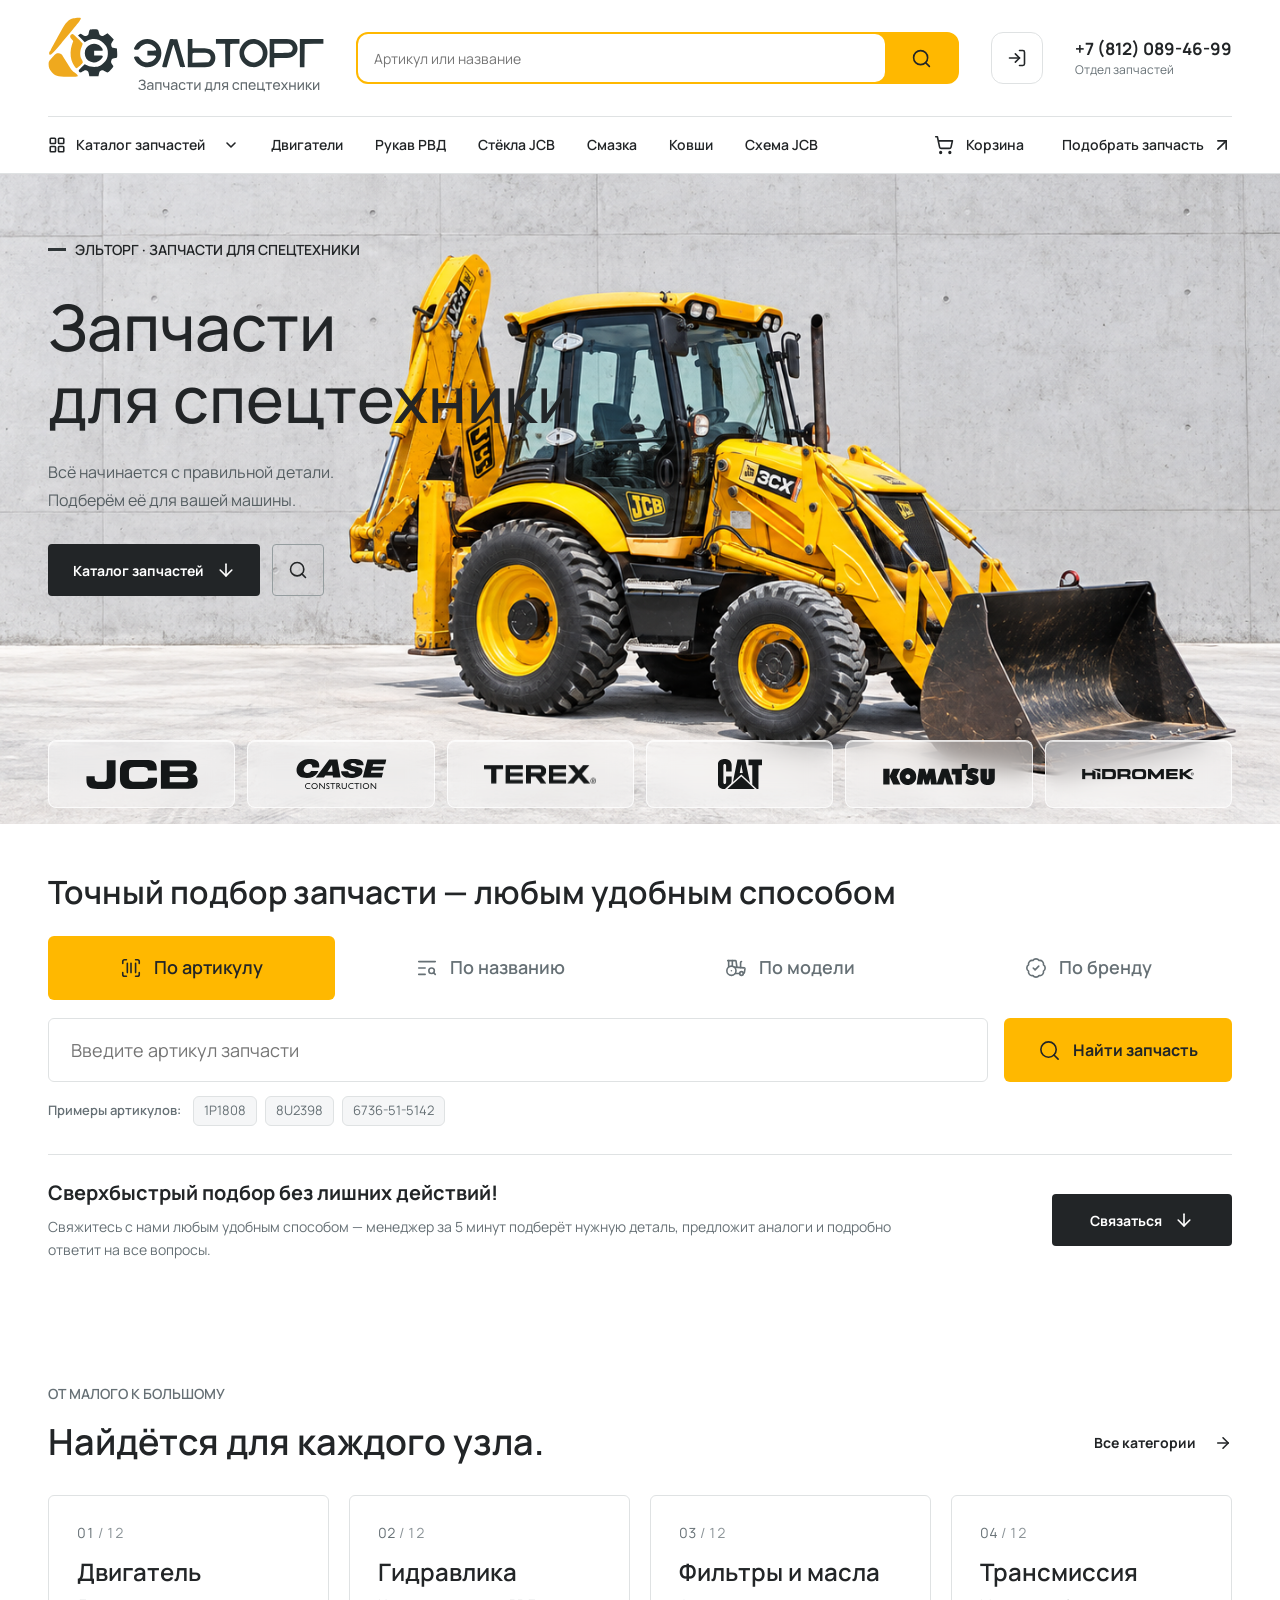
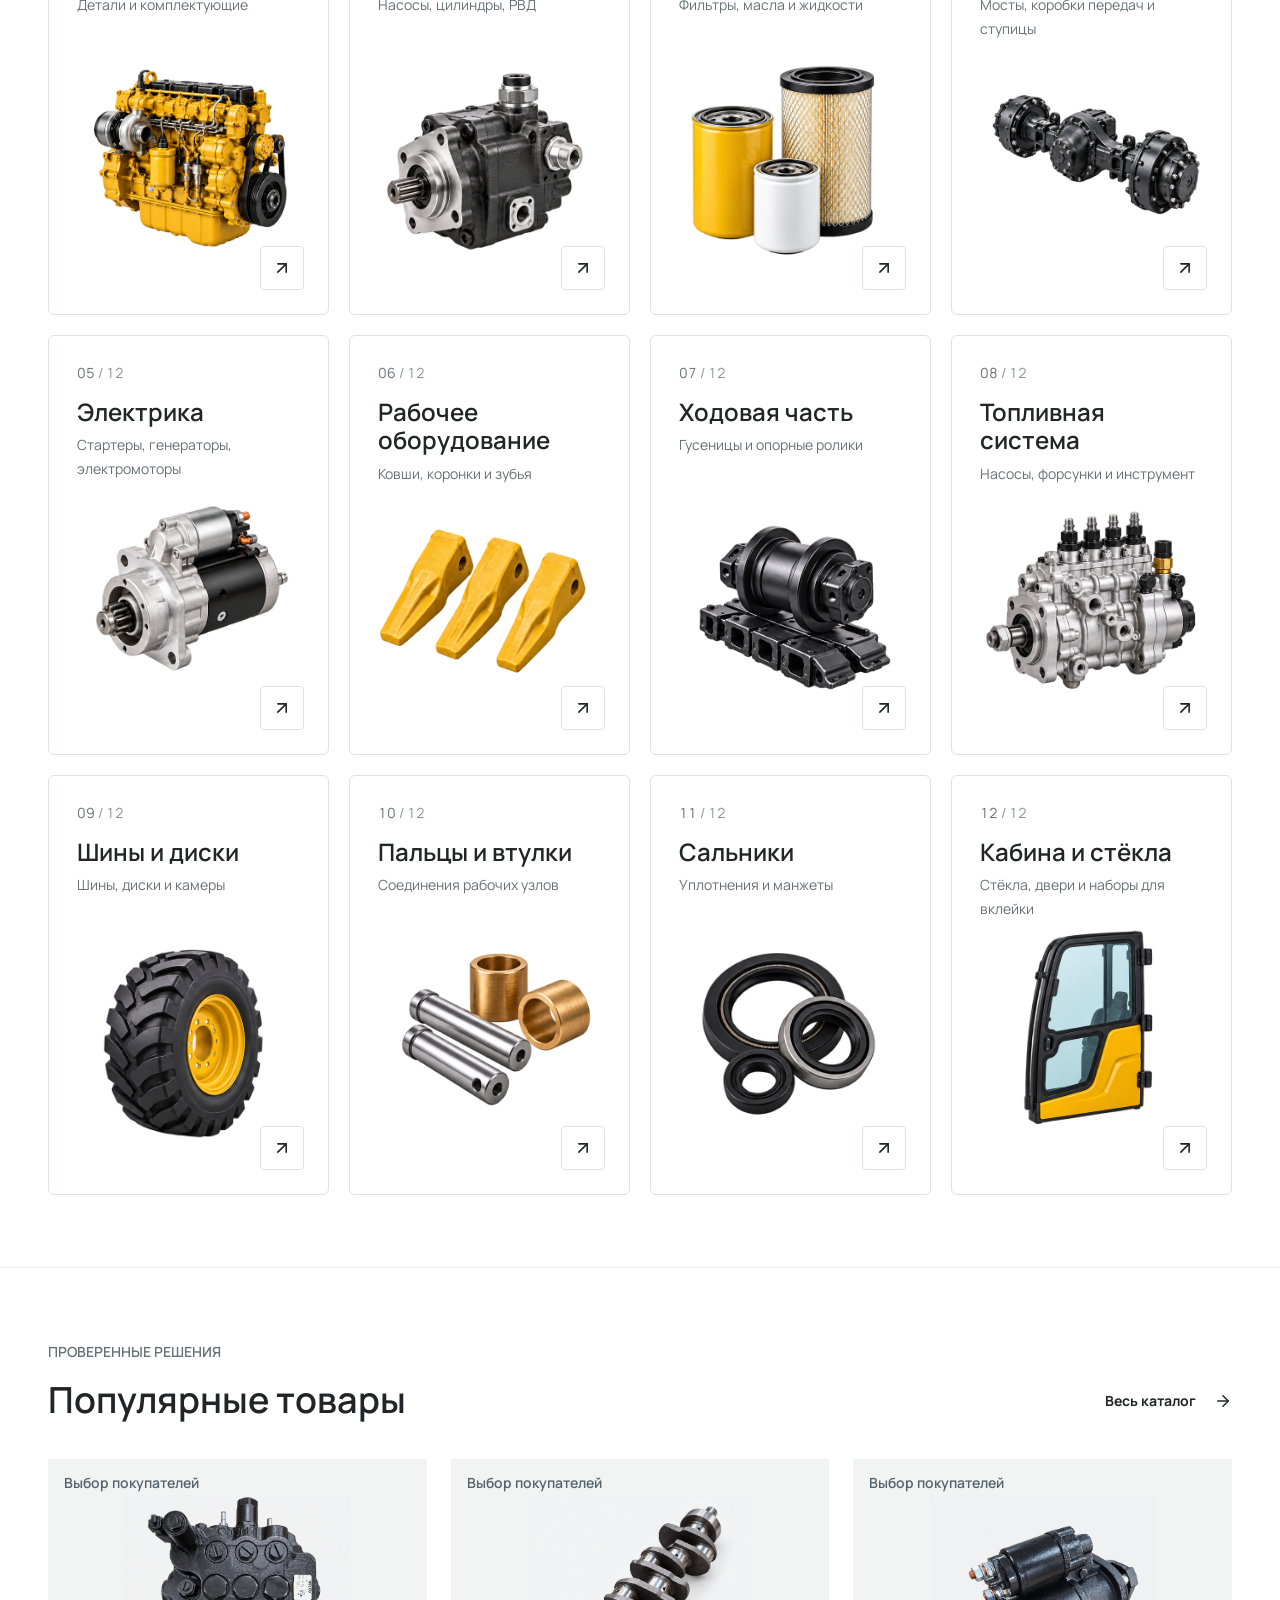
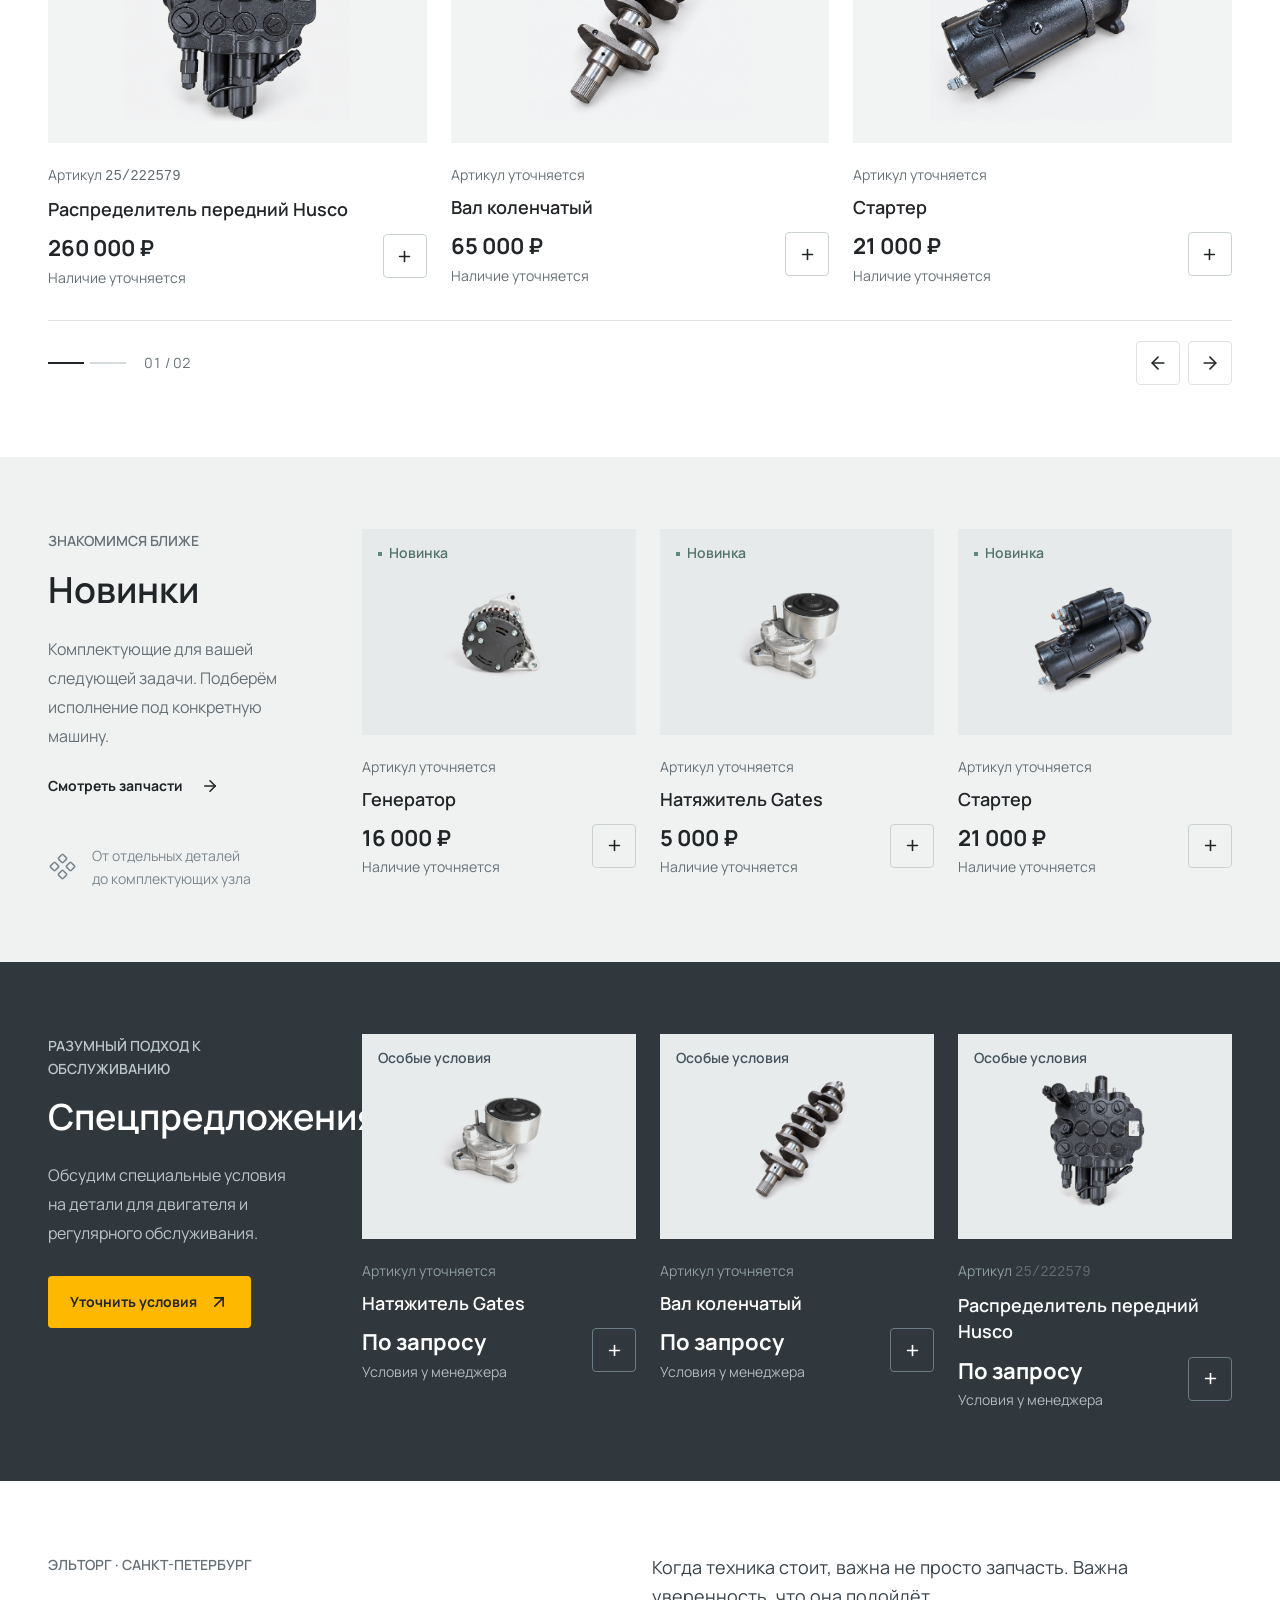
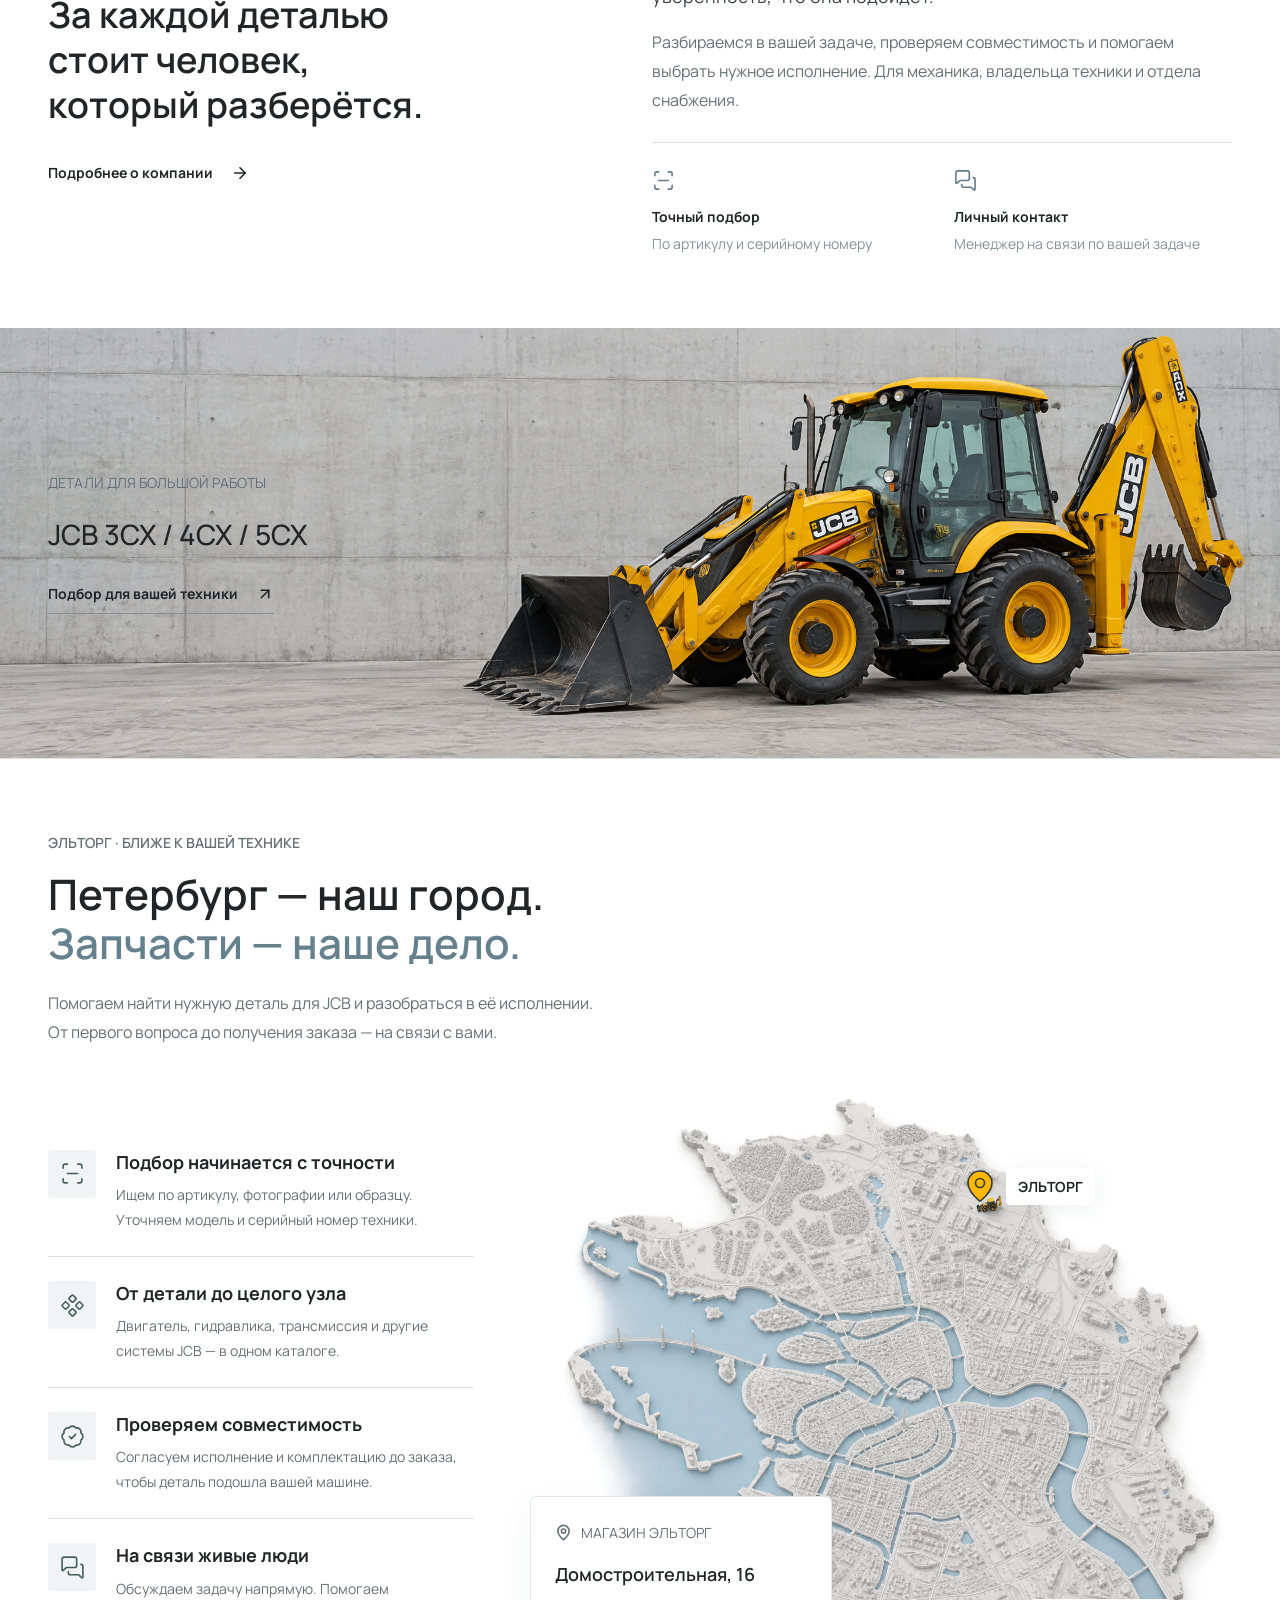
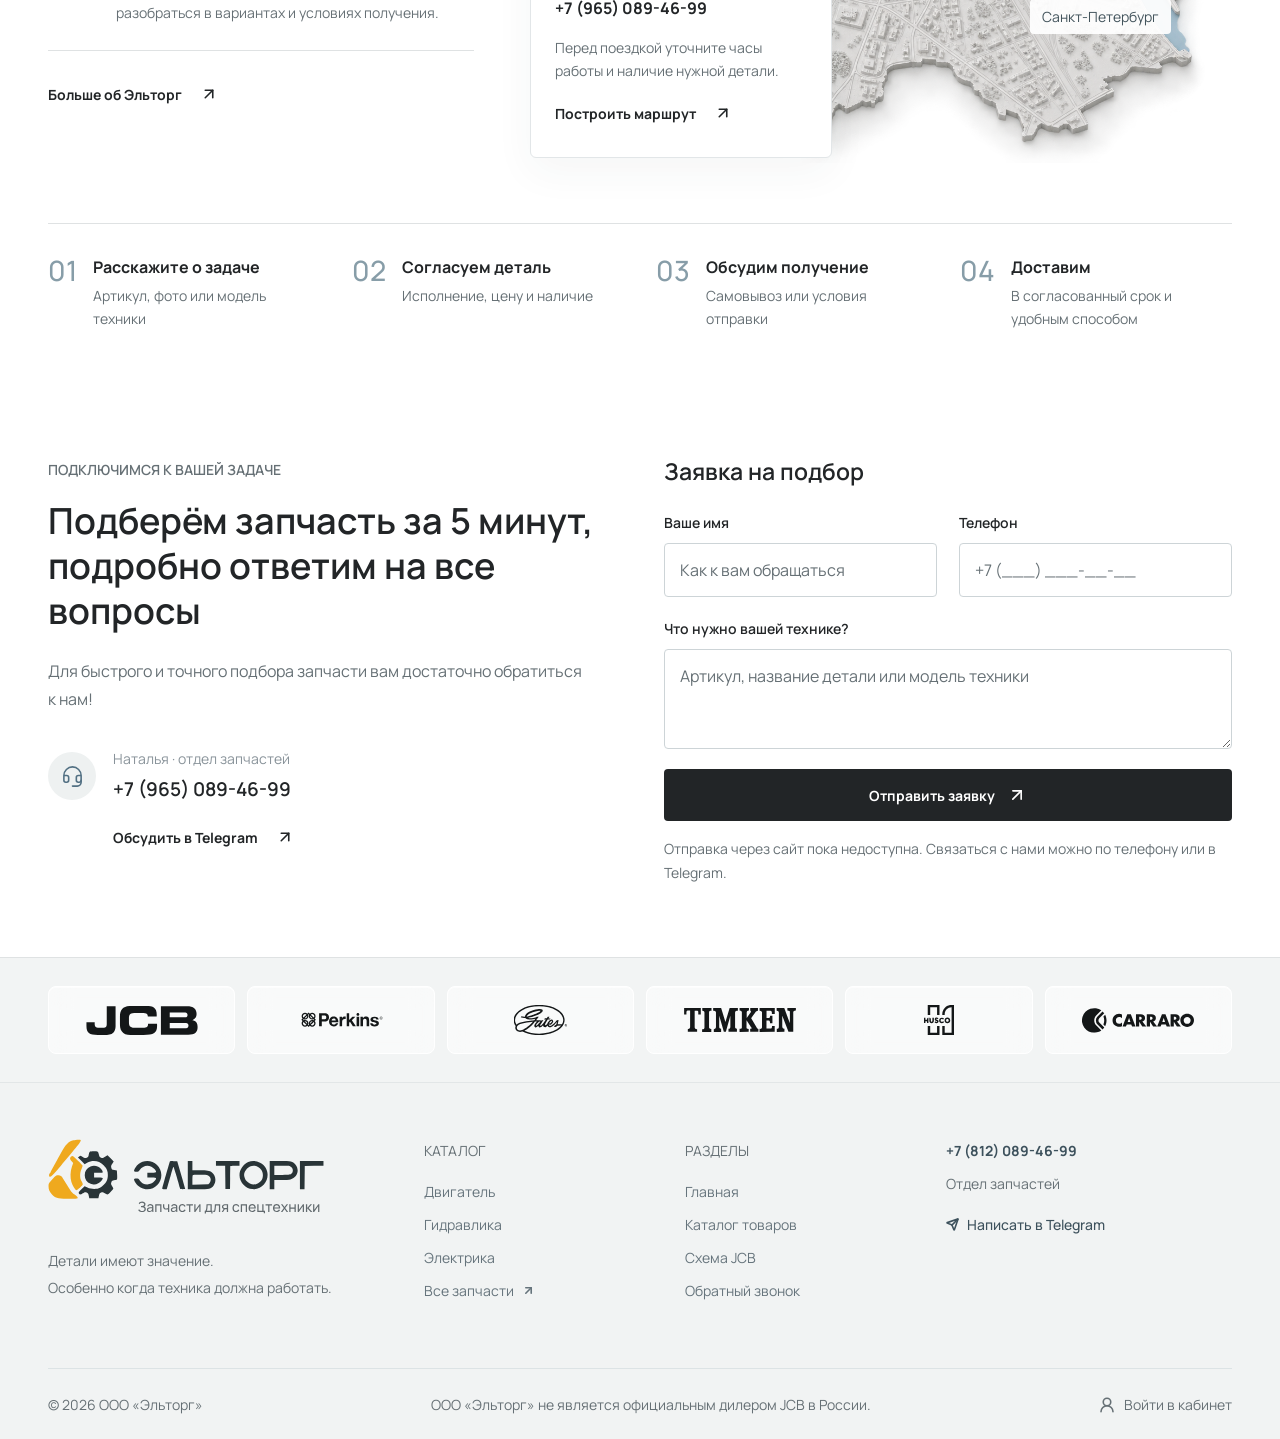
<file: index.html>
<!doctype html>
<html lang="ru">
<head>
  <meta charset="UTF-8">
  <meta name="viewport" content="width=device-width, initial-scale=1">
  <meta name="theme-color" content="#f1f2f2">
  <meta name="order-mode" content="demo">
  <meta name="order-endpoint" content="">
  <meta name="description" content="Эльторг: запчасти для спецтехники JCB. Каталог, подбор деталей и консультация. Санкт-Петербург, Домостроительная, 16.">
  <title>Эльторг — запчасти для спецтехники</title>
  <link rel="icon" type="image/svg+xml" href="assets/eltorg-mark.svg">
  <link rel="stylesheet" href="assets/fonts.css">
  <link rel="stylesheet" href="precision.css?v=client-36">
  <link rel="stylesheet" href="brand-refresh.css?v=8">
  <link rel="stylesheet" href="hero-equipment.css?v=client-5">
  <script src="assets/lucide.min.js" defer></script>
  <script src="cart.js?v=3" defer></script>
  <script src="order.js?v=2" defer></script>
  <script src="partners.js?v=5" defer></script>
  <script src="category-artwork.js?v=1" defer></script>
  <script src="app.js?v=client-41" defer></script>
  <link rel="stylesheet" href="partners.css?v=6">
</head>
<body>
  <a class="skip-link" href="#main">К содержанию</a>
  <header class="site-header">
    <div class="container main-header">
      <a class="brand" href="#home" aria-label="Эльторг — главная"><img class="brand-logo" src="assets/eltorg-logo-with-descriptor.svg?v=3" alt="Эльторг — Запчасти для спецтехники" width="539" height="160"></a>
      <form class="header-search" data-search><input name="q" aria-label="Поиск в каталоге" placeholder="Артикул или название" autocomplete="off"><button class="icon-button" title="Найти запчасть" aria-label="Найти запчасть"><i data-lucide="search"></i></button></form>
      <div class="header-phones" aria-label="Телефон отдела запчастей">
        <a class="header-phone" href="tel:+78120894699" aria-label="Позвонить в отдел запчастей: +7 (812) 089-46-99"><i data-lucide="phone"></i><span>+7 (812) 089-46-99<small>Отдел запчастей</small></span></a>
      </div>
      <button class="icon-button mobile-menu" aria-label="Открыть меню" aria-expanded="false" aria-controls="main-nav"><i data-lucide="menu"></i></button>
    </div>
    <nav class="container navigation" id="main-nav" aria-label="Основная навигация"><div class="catalog-disclosure"><button class="catalog-button" aria-expanded="false" aria-controls="catalog-menu"><i data-lucide="layout-grid"></i>Каталог запчастей<i data-lucide="chevron-down"></i></button><div class="catalog-menu" id="catalog-menu" hidden></div></div><a href="#catalog?category=engine">Двигатели</a><button data-request="Подбор рукава РВД">Рукав РВД</button><button data-request="Подбор стекла JCB">Стёкла JCB</button><button data-request="Подбор смазки">Смазка</button><button data-request="Подбор ковша">Ковши</button><a href="pins-bushings-stacked.html#all">Схема JCB</a><div class="nav-actions"><a class="header-cart" href="index.html#cart" data-cart-link aria-label="Корзина" title="Корзина"><i data-lucide="shopping-cart"></i><span class="header-cart-label">Корзина</span><span data-cart-count hidden></span></a><button class="nav-request" data-request="Подбор запчасти">Подобрать запчасть<i data-lucide="arrow-up-right"></i></button></div></nav>
  </header>
  <main id="main" tabindex="-1"></main>
  <footer class="footer"><div class="container footer-main"><div><a class="brand" href="#home"><img class="brand-logo" src="assets/eltorg-logo-with-descriptor.svg?v=3" alt="Эльторг — Запчасти для спецтехники" width="539" height="160"></a><p>Детали имеют значение.<br>Особенно когда техника должна работать.</p></div><div><span class="footer-label">КАТАЛОГ</span><a href="#catalog?category=engine">Двигатель</a><a href="#catalog?category=hydraulics">Гидравлика</a><a href="#catalog?category=electrics">Электрика</a><a href="#catalog">Все запчасти<i data-lucide="arrow-up-right"></i></a></div><div><span class="footer-label">РАЗДЕЛЫ</span><a href="#home">Главная</a><a href="#catalog">Каталог товаров</a><a href="pins-bushings-stacked.html#all">Схема JCB</a><button data-request="Обратный звонок">Обратный звонок</button></div><div class="footer-contacts"><a href="tel:+78120894699">+7 (812) 089-46-99</a><span>Отдел запчастей</span><a class="telegram-link" href="https://t.me/EltorgJCB" target="_blank" rel="noopener"><i data-lucide="send"></i>Написать в Telegram</a></div></div><div class="container footer-bottom"><span>© 2026 ООО «Эльторг»</span><span>ООО «Эльторг» не является официальным дилером JCB в России.</span></div></footer>
  <dialog id="request-dialog" aria-labelledby="request-title"><button class="icon-button dialog-close" aria-label="Закрыть форму"><i data-lucide="x"></i></button><div id="request-body"></div></dialog>
  <dialog id="photo-dialog" class="photo-dialog" aria-labelledby="photo-title">
    <div class="photo-dialog-heading"><h2 id="photo-title"></h2><div class="photo-dialog-actions"><button type="button" class="icon-button" data-photo-zoom aria-pressed="false" aria-label="Увеличить масштаб" title="Увеличить масштаб"><i data-lucide="zoom-in" class="zoom-in-icon"></i><i data-lucide="zoom-out" class="zoom-out-icon"></i></button><button type="button" class="icon-button" data-photo-close aria-label="Закрыть фото" title="Закрыть фото"><i data-lucide="x"></i></button></div></div>
    <div class="photo-dialog-image"><img alt="" width="1000" height="800"></div>
    <div class="photo-dialog-controls"><button type="button" class="icon-button" data-photo-step="-1" aria-label="Предыдущее фото" title="Предыдущее фото"><i data-lucide="chevron-left"></i></button><p data-photo-caption aria-live="polite"></p><button type="button" class="icon-button" data-photo-step="1" aria-label="Следующее фото" title="Следующее фото"><i data-lucide="chevron-right"></i></button></div>
  </dialog>
  <div class="mobile-bottom"><a href="#catalog"><i data-lucide="layout-grid"></i>Каталог</a><button data-focus-search><i data-lucide="search"></i>Поиск</button><button data-request="Подбор запчасти"><i data-lucide="messages-square"></i>Подбор</button><a href="tel:+78120894699"><i data-lucide="phone"></i>Позвонить</a></div>
</body>
</html>
</file>
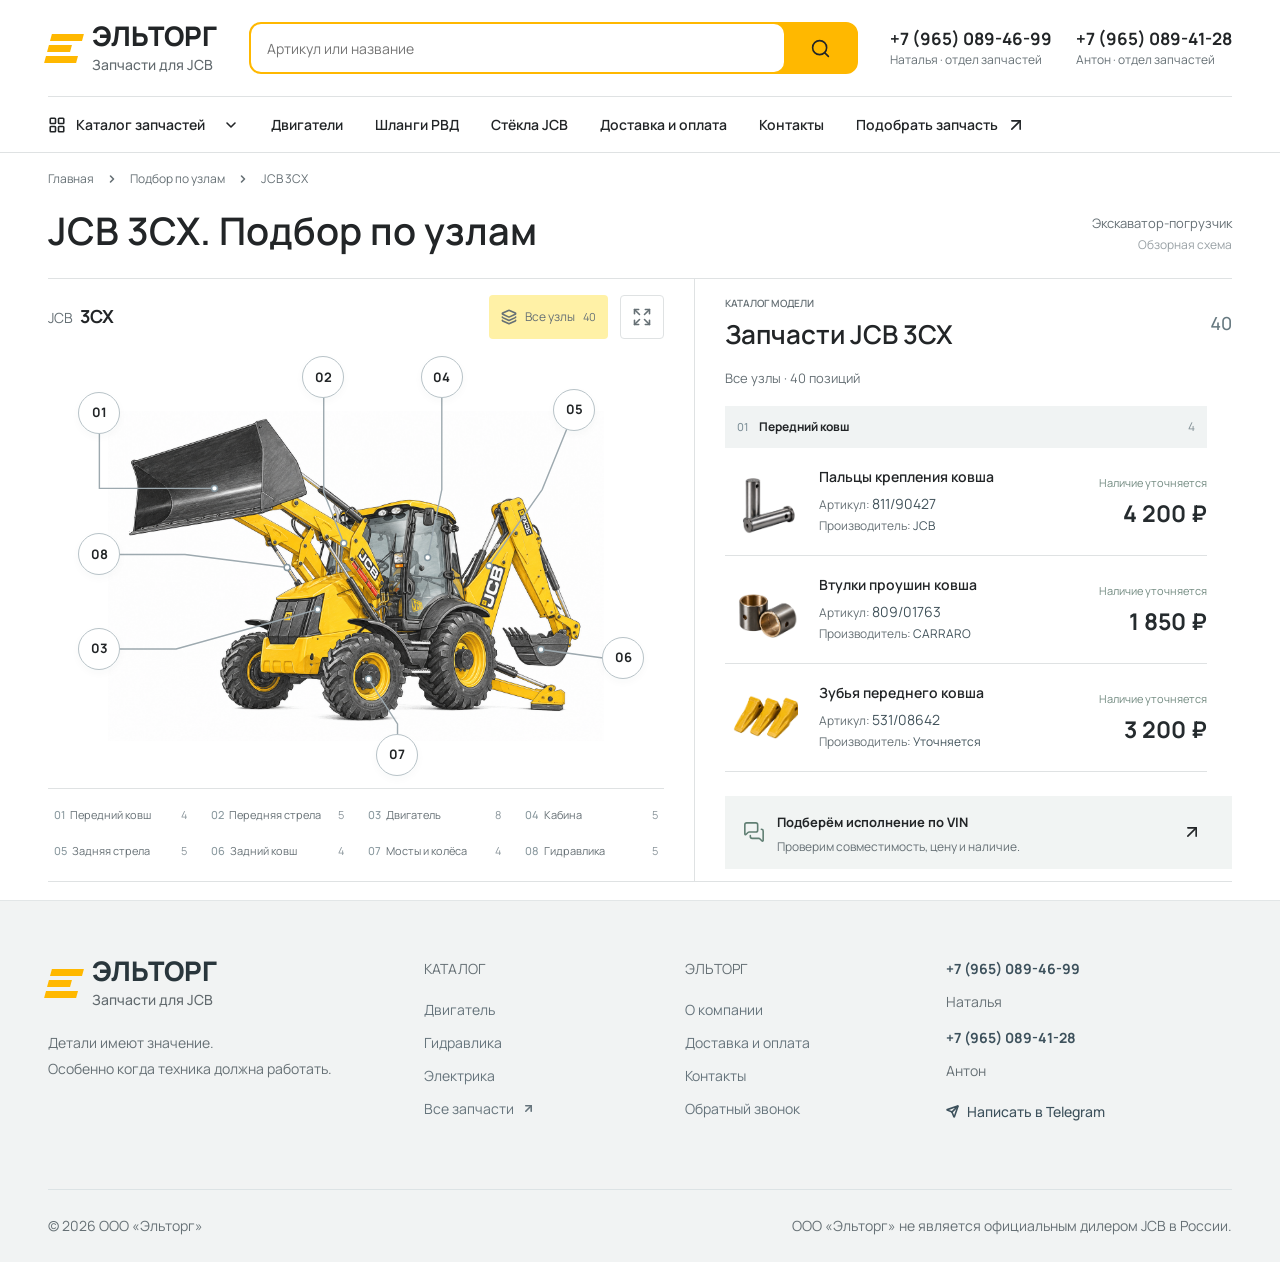
<file: assemblies-catalog.html>
<!doctype html>
<html lang="ru">
<head>
  <meta charset="UTF-8">
  <meta name="viewport" content="width=device-width, initial-scale=1">
  <meta name="robots" content="noindex">
  <title>Запчасти JCB 3CX: каталог по узлам | Эльторг</title>
  <link rel="icon" href="assets/favicon.svg">
  <link rel="stylesheet" href="assets/fonts.css">
  <link rel="stylesheet" href="precision.css?v=58">
  <link rel="stylesheet" href="assemblies.css">
  <link rel="stylesheet" href="assemblies-catalog.css?v=10">
  <script src="assets/lucide.min.js" defer></script>
  <script src="assemblies-catalog.js?v=10" defer></script>
</head>
<body class="assembly-page catalog-page">
  <a class="skip-link" href="#assembly-main">К содержанию</a>
  <header class="site-header">
    <div class="container main-header">
      <a class="brand" href="index.html#home" aria-label="Эльторг — главная"><span class="brand-mark" aria-hidden="true"><b></b><b></b><b></b></span><span class="brand-word">ЭЛЬТОРГ<small>Запчасти для JCB</small></span></a>
      <form class="header-search" id="assembly-search" role="search"><input name="q" type="search" id="part-search" aria-label="Поиск по узлам и деталям" placeholder="Артикул или название" autocomplete="off"><button class="icon-button" title="Найти запчасть" aria-label="Найти запчасть"><i data-lucide="search"></i></button></form>
      <div class="header-phones" aria-label="Телефоны отдела запчастей">
        <a class="header-phone" href="tel:+79650894699" aria-label="Позвонить Наталье: +7 (965) 089-46-99"><i data-lucide="phone"></i><span>+7 (965) 089-46-99<small>Наталья · отдел запчастей</small></span></a>
        <a class="header-phone" href="tel:+79650894128" aria-label="Позвонить Антону: +7 (965) 089-41-28"><i data-lucide="phone"></i><span>+7 (965) 089-41-28<small>Антон · отдел запчастей</small></span></a>
      </div>
      <button class="icon-button mobile-menu" aria-label="Открыть меню" aria-expanded="false" aria-controls="main-nav"><i data-lucide="menu"></i></button>
    </div>
    <nav class="container navigation" id="main-nav" aria-label="Основная навигация"><div class="catalog-disclosure"><button class="catalog-button" aria-expanded="false" aria-controls="catalog-menu"><i data-lucide="layout-grid"></i>Каталог запчастей<i data-lucide="chevron-down"></i></button><div class="catalog-menu" id="catalog-menu" hidden></div></div><a href="index.html#catalog?category=engine">Двигатели</a><button data-request="Подбор шланга РВД">Шланги РВД</button><button data-request="Подбор стекла JCB">Стёкла JCB</button><a href="index.html#delivery">Доставка и оплата</a><a href="index.html#contacts">Контакты</a><button class="nav-request" data-request="Подбор запчасти">Подобрать запчасть<i data-lucide="arrow-up-right"></i></button></nav>
  </header>
  <main class="container" id="assembly-main">
    <nav class="assembly-breadcrumbs" aria-label="Хлебные крошки"><a href="index.html#home">Главная</a><i data-lucide="chevron-right"></i><span>Подбор по узлам</span><i data-lucide="chevron-right"></i><span aria-current="page">JCB 3CX</span></nav>
    <div class="assembly-heading"><div><h1>JCB 3CX. Подбор по узлам</h1></div><span class="assembly-type">Экскаватор-погрузчик<span>Обзорная схема</span></span></div>
    <div class="assembly-workspace">
      <section class="machine-section" aria-label="Схема экскаватора">
        <div class="machine-toolbar"><span>JCB <strong>3CX</strong></span><button class="all-nodes" data-all-nodes aria-pressed="true"><i data-lucide="layers"></i>Все узлы<span>40</span></button><button class="icon-button" id="expand-scheme" aria-label="Увеличить схему" title="Увеличить схему"><i data-lucide="expand"></i></button></div>
        <div id="scheme-mount"></div>
        <div class="assembly-legend" id="assembly-legend" aria-label="Узлы экскаватора"></div>
      </section>
      <section class="parts-section" aria-labelledby="parts-title">
        <div class="parts-heading"><div><p class="parts-eyebrow" id="parts-eyebrow">КАТАЛОГ МОДЕЛИ</p><h2 id="parts-title">Запчасти JCB 3CX</h2></div><span class="results-total" id="results-total">40</span></div>
        <div class="filter-summary"><p class="parts-summary" id="parts-summary" role="status"></p><button id="clear-filters" class="clear-filters" hidden>Сбросить<i data-lucide="x"></i></button></div>
        <div class="parts-list" id="parts-list" tabindex="0" role="region" aria-label="Список запчастей"></div>
        <div class="assembly-assistance"><i data-lucide="messages-square"></i><div><strong>Подберём исполнение по VIN</strong><p>Проверим совместимость, цену и наличие.</p></div><button class="icon-button" data-contact aria-label="Связаться для подбора" title="Связаться для подбора"><i data-lucide="arrow-up-right"></i></button></div>
      </section>
    </div>
  </main>
  <footer class="footer"><div class="container footer-main"><div><a class="brand" href="index.html#home"><span class="brand-mark" aria-hidden="true"><b></b><b></b><b></b></span><span class="brand-word">ЭЛЬТОРГ<small>Запчасти для JCB</small></span></a><p>Детали имеют значение.<br>Особенно когда техника должна работать.</p></div><div><span class="footer-label">КАТАЛОГ</span><a href="index.html#catalog?category=engine">Двигатель</a><a href="index.html#catalog?category=hydraulics">Гидравлика</a><a href="index.html#catalog?category=electrics">Электрика</a><a href="index.html#catalog">Все запчасти<i data-lucide="arrow-up-right"></i></a></div><div><span class="footer-label">ЭЛЬТОРГ</span><a href="index.html#about">О компании</a><a href="index.html#delivery">Доставка и оплата</a><a href="index.html#contacts">Контакты</a><button data-request="Обратный звонок">Обратный звонок</button></div><div class="footer-contacts"><a href="tel:+79650894699">+7 (965) 089-46-99</a><span>Наталья</span><a href="tel:+79650894128">+7 (965) 089-41-28</a><span>Антон</span><a class="telegram-link" href="https://t.me/EltorgJCB" target="_blank" rel="noopener"><i data-lucide="send"></i>Написать в Telegram</a></div></div><div class="container footer-bottom"><span>© 2026 ООО «Эльторг»</span><span>ООО «Эльторг» не является официальным дилером JCB в России.</span></div></footer>
  <dialog id="scheme-dialog" aria-labelledby="scheme-dialog-title"><div class="scheme-dialog-heading"><h2 id="scheme-dialog-title">JCB 3CX · Схема узлов</h2><button class="icon-button" data-close aria-label="Закрыть схему" title="Закрыть"><i data-lucide="x"></i></button></div><div id="expanded-scheme"></div><p id="expanded-selection"></p></dialog>
  <dialog id="assembly-contact" aria-labelledby="contact-title"><button class="icon-button contact-close" data-close aria-label="Закрыть" title="Закрыть"><i data-lucide="x"></i></button><p class="section-index">ПОДБОР ЗАПЧАСТИ</p><h2 id="contact-title">Уточним детали</h2><p id="contact-selection"></p><p class="contact-note">Сообщите менеджеру VIN или серийный номер машины.</p><a class="button yellow" href="tel:+79650894699">Позвонить Наталье<i data-lucide="phone"></i></a><a class="button outline" href="https://t.me/EltorgJCB" target="_blank" rel="noopener">Написать в Telegram<i data-lucide="send"></i></a><button class="text-link" id="copy-request">Скопировать запрос<i data-lucide="copy"></i></button><p id="copy-status" role="status"></p></dialog>
  <div class="mobile-bottom"><a href="index.html#catalog"><i data-lucide="layout-grid"></i>Каталог</a><button data-focus-search><i data-lucide="search"></i>Поиск</button><button data-request="Подбор запчасти"><i data-lucide="messages-square"></i>Подбор</button><a href="tel:+79650894699"><i data-lucide="phone"></i>Позвонить</a></div>
</body>
</html>
</file>
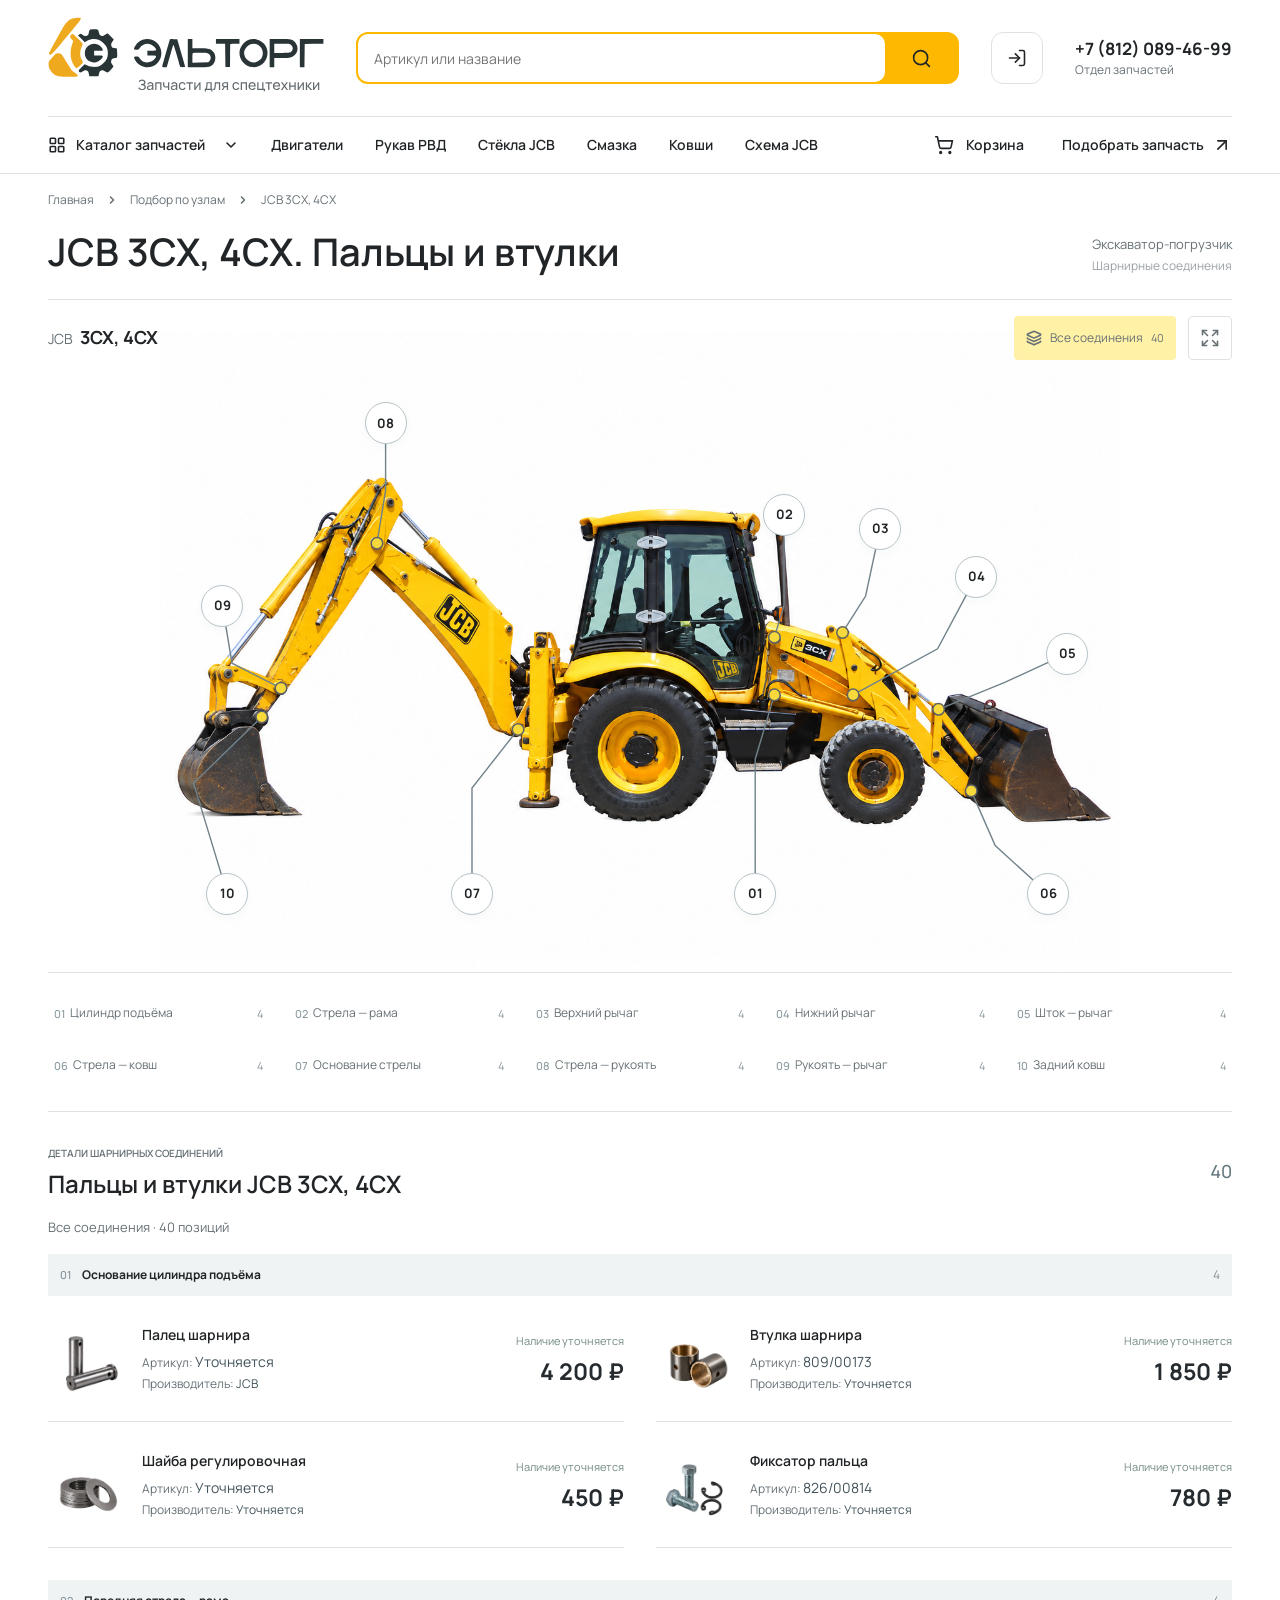
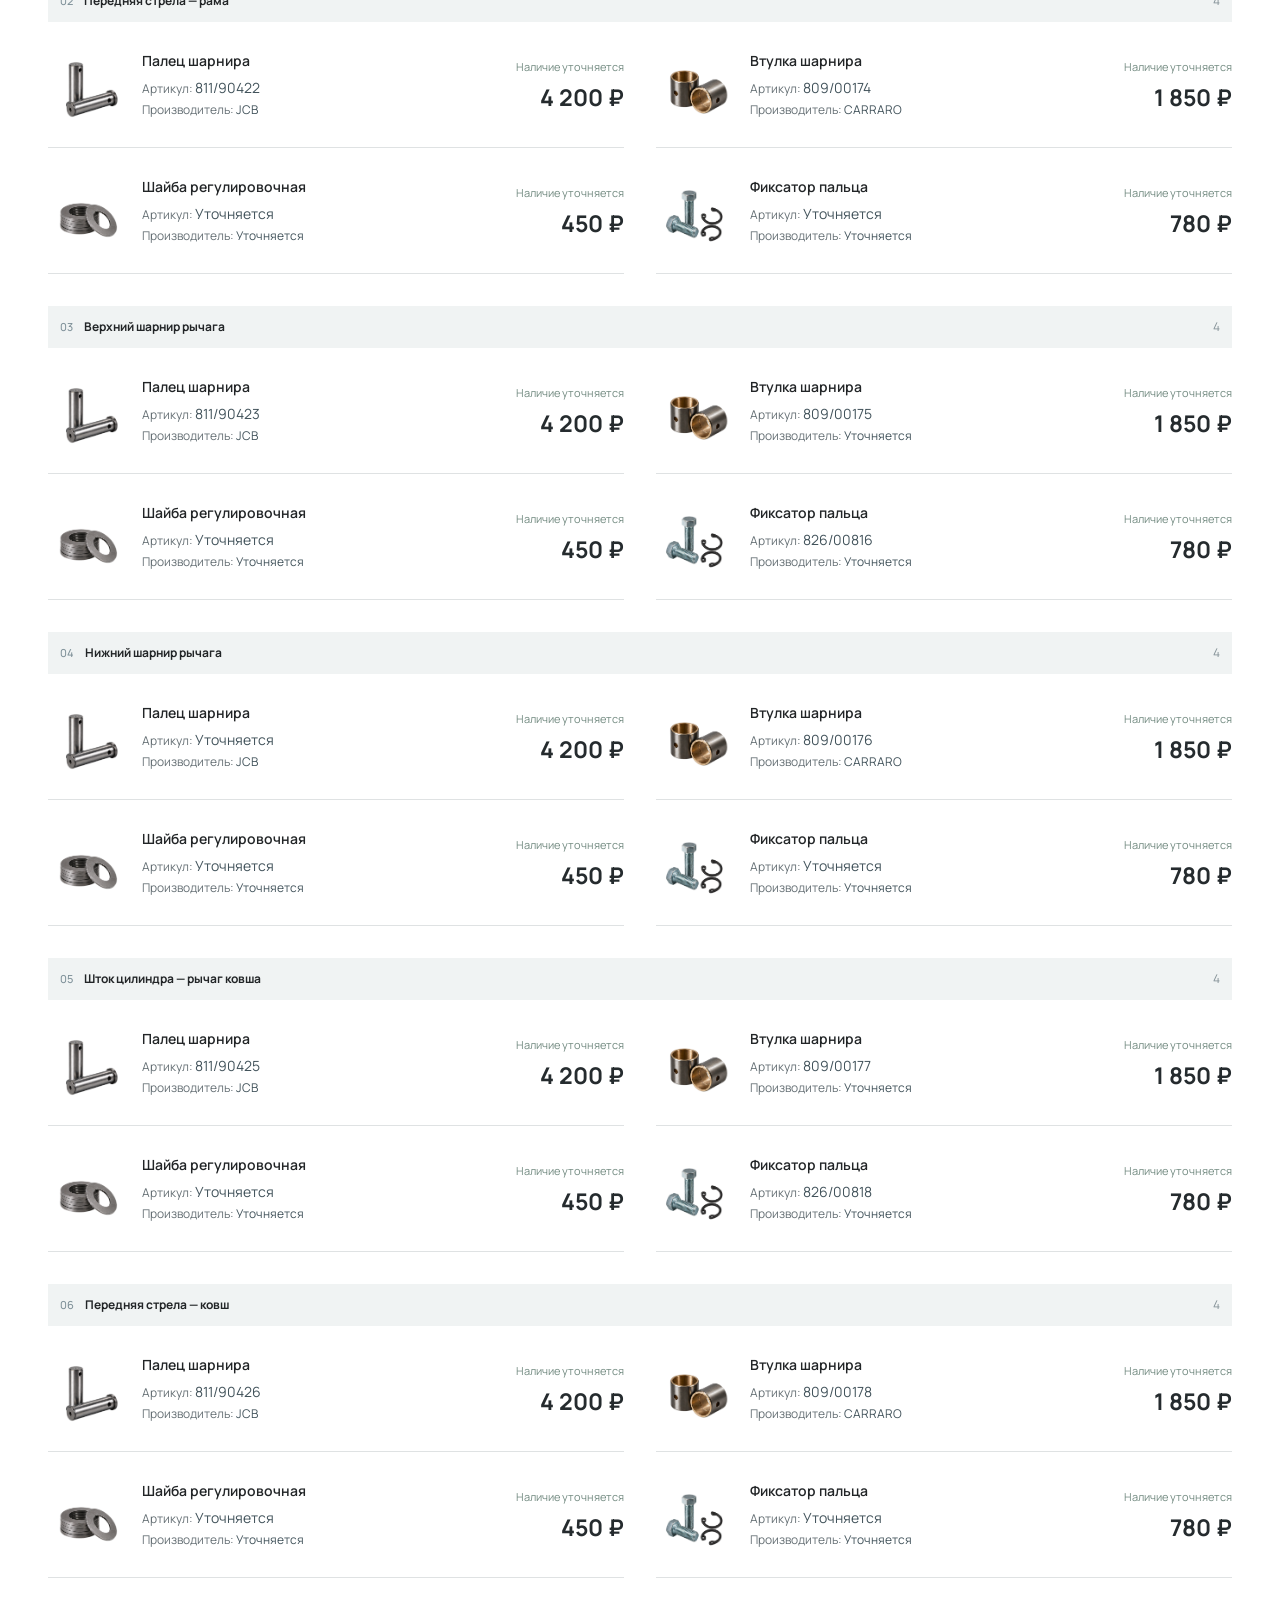
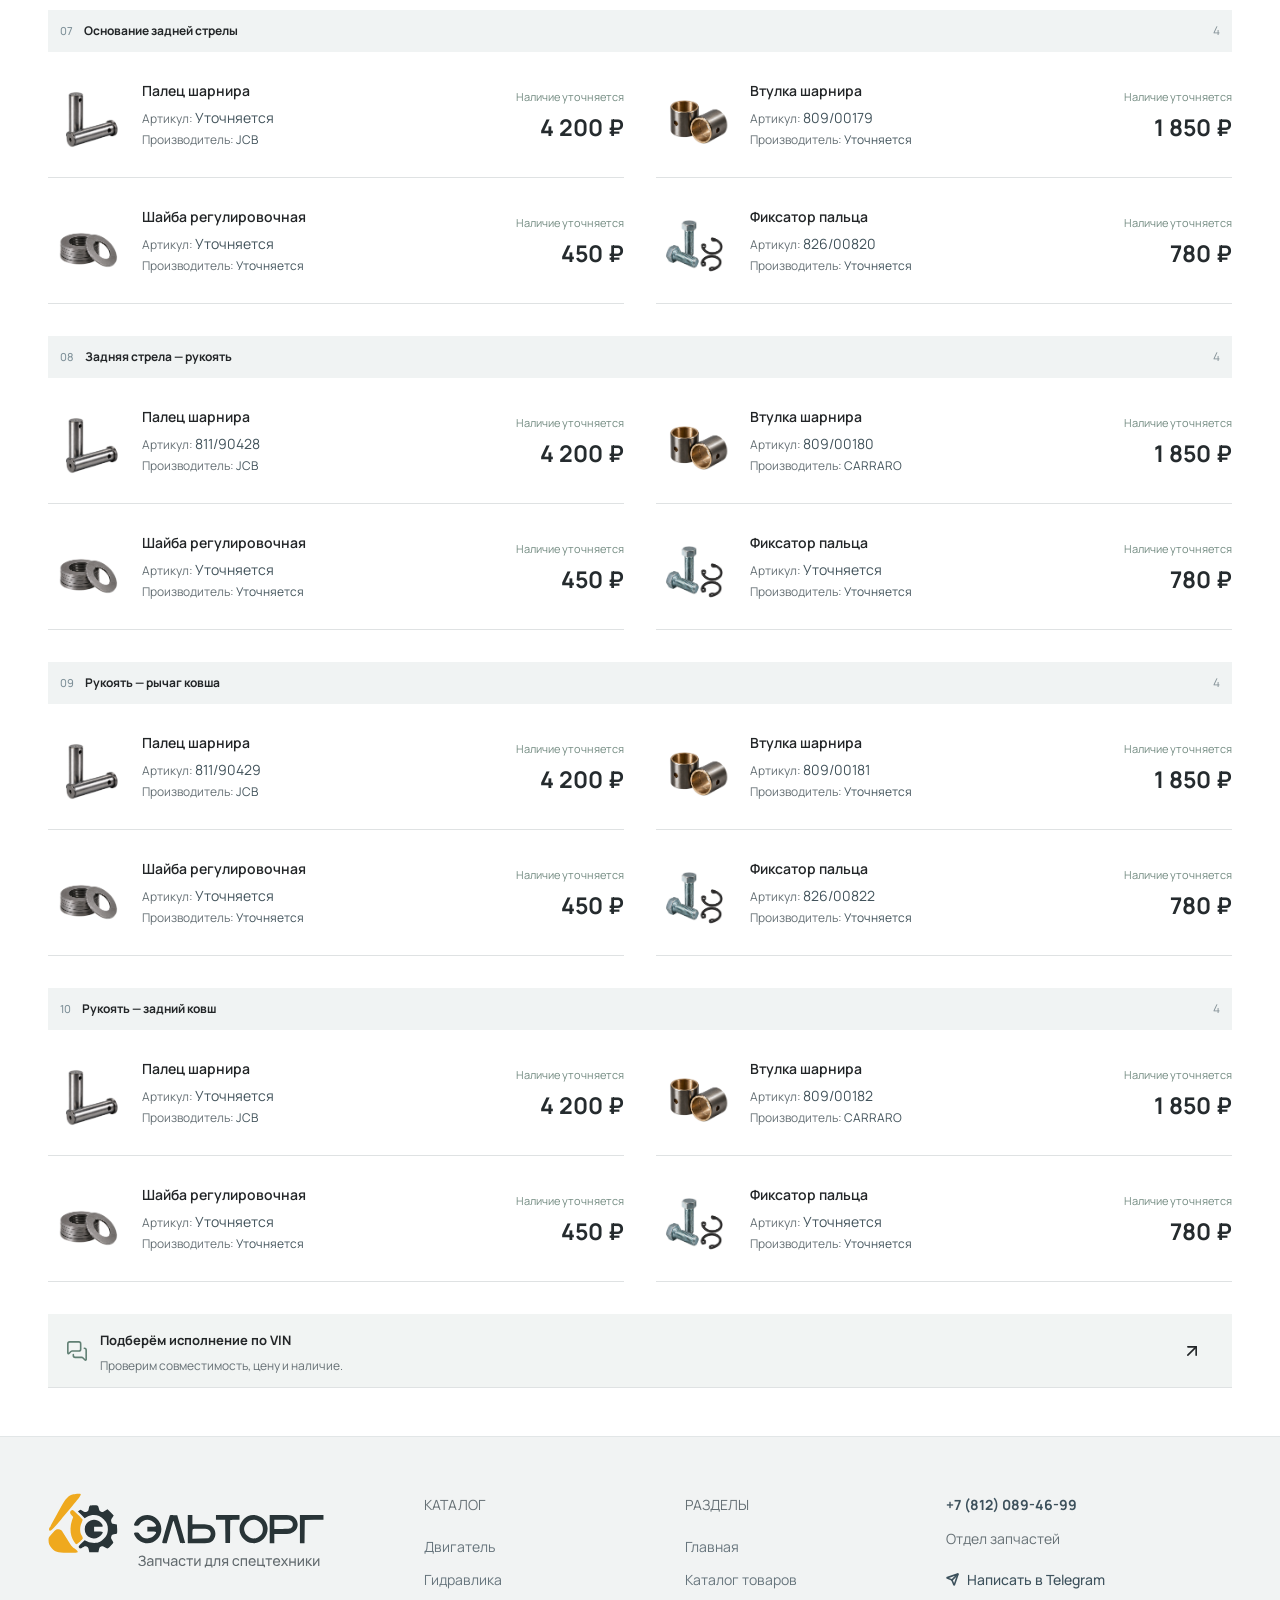
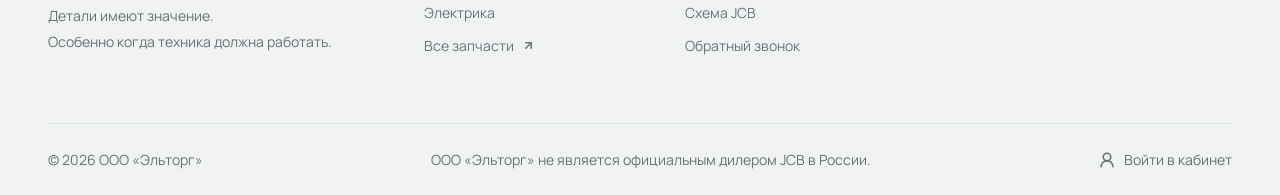
<file: pins-bushings-stacked.html>
<!doctype html>
<html lang="ru">
<head>
  <meta charset="UTF-8">
  <meta name="viewport" content="width=device-width, initial-scale=1">
  <meta name="robots" content="noindex">
  <title>Пальцы и втулки JCB 3CX, 4CX | Эльторг</title>
  <link rel="icon" href="assets/eltorg-mark.svg">
  <link rel="stylesheet" href="assets/fonts.css">
  <link rel="stylesheet" href="precision.css?v=client-36">
  <link rel="stylesheet" href="brand-refresh.css?v=8">
  <link rel="stylesheet" href="assemblies.css">
  <link rel="stylesheet" href="assemblies-catalog.css?v=10">
  <script src="assets/lucide.min.js" defer></script>
  <script src="cart.js?v=3" defer></script>
  <link rel="stylesheet" href="pins-bushings.css?v=2">
  <link rel="stylesheet" href="pins-bushings-stacked.css?v=2">
  <script src="pins-bushings-data.js?v=2" defer></script>
  <script src="partners.js?v=5" defer></script>
  <script src="category-artwork.js?v=1" defer></script>
  <script src="pins-bushings.js?v=4" defer></script>
  <script src="pins-bushings-stacked.js?v=2" defer></script>
  <link rel="stylesheet" href="partners.css?v=6">
</head>
<body class="assembly-page catalog-page pins-page stacked-page">
  <a class="skip-link" href="#assembly-main">К содержанию</a>
  <header class="site-header">
    <div class="container main-header">
      <a class="brand" href="index.html#home" aria-label="Эльторг — главная"><img class="brand-logo" src="assets/eltorg-logo-with-descriptor.svg?v=3" alt="Эльторг — Запчасти для спецтехники" width="539" height="160"></a>
      <form class="header-search" id="assembly-search" role="search"><input name="q" type="search" id="part-search" aria-label="Поиск по узлам и деталям" placeholder="Артикул или название" autocomplete="off"><button class="icon-button" title="Найти запчасть" aria-label="Найти запчасть"><i data-lucide="search"></i></button></form>
      <div class="header-phones" aria-label="Телефон отдела запчастей">
        <a class="header-phone" href="tel:+78120894699" aria-label="Позвонить в отдел запчастей: +7 (812) 089-46-99"><i data-lucide="phone"></i><span>+7 (812) 089-46-99<small>Отдел запчастей</small></span></a>
      </div>
      <button class="icon-button mobile-menu" aria-label="Открыть меню" aria-expanded="false" aria-controls="main-nav"><i data-lucide="menu"></i></button>
    </div>
    <nav class="container navigation" id="main-nav" aria-label="Основная навигация"><div class="catalog-disclosure"><button class="catalog-button" aria-expanded="false" aria-controls="catalog-menu"><i data-lucide="layout-grid"></i>Каталог запчастей<i data-lucide="chevron-down"></i></button><div class="catalog-menu" id="catalog-menu" hidden></div></div><a href="index.html#catalog?category=engine">Двигатели</a><button data-request="Подбор рукава РВД">Рукав РВД</button><button data-request="Подбор стекла JCB">Стёкла JCB</button><button data-request="Подбор смазки">Смазка</button><button data-request="Подбор ковша">Ковши</button><a href="pins-bushings-stacked.html#all" aria-current="page">Схема JCB</a><div class="nav-actions"><a class="header-cart" href="index.html#cart" data-cart-link aria-label="Корзина" title="Корзина"><i data-lucide="shopping-cart"></i><span class="header-cart-label">Корзина</span><span data-cart-count hidden></span></a><button class="nav-request" data-request="Подбор запчасти">Подобрать запчасть<i data-lucide="arrow-up-right"></i></button></div></nav>
  </header>
  <main class="container" id="assembly-main">
    <nav class="assembly-breadcrumbs" aria-label="Хлебные крошки"><a href="index.html#home">Главная</a><i data-lucide="chevron-right"></i><span>Подбор по узлам</span><i data-lucide="chevron-right"></i><span aria-current="page">JCB 3CX, 4CX</span></nav>
    <div class="assembly-heading"><div><h1>JCB 3CX, 4CX. Пальцы и втулки</h1></div><span class="assembly-type">Экскаватор-погрузчик<span>Шарнирные соединения</span></span></div>
    <div class="assembly-workspace">
      <section class="machine-section" aria-label="Схема экскаватора">
        <div class="machine-toolbar"><span>JCB <strong>3CX, 4CX</strong></span><button class="all-nodes" data-all-nodes aria-pressed="true"><i data-lucide="layers"></i>Все соединения<span>40</span></button><button class="icon-button" id="expand-scheme" aria-label="Увеличить схему" title="Увеличить схему"><i data-lucide="expand"></i></button></div>
        <div id="scheme-mount"></div>
        <div class="assembly-legend" id="assembly-legend" aria-label="Узлы экскаватора"></div>
      </section>
      <section class="parts-section" aria-labelledby="parts-title">
        <div class="parts-heading"><div><p class="parts-eyebrow" id="parts-eyebrow">КАТАЛОГ МОДЕЛИ</p><h2 id="parts-title">Запчасти JCB 3CX, 4CX</h2></div><span class="results-total" id="results-total">40</span></div>
        <div class="filter-summary"><p class="parts-summary" id="parts-summary" role="status"></p><button id="clear-filters" class="clear-filters" hidden>Сбросить<i data-lucide="x"></i></button></div>
        <div class="parts-list" id="parts-list" tabindex="0" role="region" aria-label="Список запчастей"></div>
        <div class="assembly-assistance"><i data-lucide="messages-square"></i><div><strong>Подберём исполнение по VIN</strong><p>Проверим совместимость, цену и наличие.</p></div><button class="icon-button" data-contact aria-label="Связаться для подбора" title="Связаться для подбора"><i data-lucide="arrow-up-right"></i></button></div>
      </section>
    </div>
  </main>
  <footer class="footer"><div class="container footer-main"><div><a class="brand" href="index.html#home"><img class="brand-logo" src="assets/eltorg-logo-with-descriptor.svg?v=3" alt="Эльторг — Запчасти для спецтехники" width="539" height="160"></a><p>Детали имеют значение.<br>Особенно когда техника должна работать.</p></div><div><span class="footer-label">КАТАЛОГ</span><a href="index.html#catalog?category=engine">Двигатель</a><a href="index.html#catalog?category=hydraulics">Гидравлика</a><a href="index.html#catalog?category=electrics">Электрика</a><a href="index.html#catalog">Все запчасти<i data-lucide="arrow-up-right"></i></a></div><div><span class="footer-label">РАЗДЕЛЫ</span><a href="index.html#home">Главная</a><a href="index.html#catalog">Каталог товаров</a><a href="pins-bushings-stacked.html#all">Схема JCB</a><button data-request="Обратный звонок">Обратный звонок</button></div><div class="footer-contacts"><a href="tel:+78120894699">+7 (812) 089-46-99</a><span>Отдел запчастей</span><a class="telegram-link" href="https://t.me/EltorgJCB" target="_blank" rel="noopener"><i data-lucide="send"></i>Написать в Telegram</a></div></div><div class="container footer-bottom"><span>© 2026 ООО «Эльторг»</span><span>ООО «Эльторг» не является официальным дилером JCB в России.</span></div></footer>
  <dialog id="scheme-dialog" aria-labelledby="scheme-dialog-title"><div class="scheme-dialog-heading"><h2 id="scheme-dialog-title">JCB 3CX, 4CX · Шарнирные соединения</h2><button class="icon-button" data-close aria-label="Закрыть схему" title="Закрыть"><i data-lucide="x"></i></button></div><div id="expanded-scheme"></div><p id="expanded-selection"></p></dialog>
  <dialog id="assembly-contact" aria-labelledby="contact-title"><button class="icon-button contact-close" data-close aria-label="Закрыть" title="Закрыть"><i data-lucide="x"></i></button><p class="section-index">ПОДБОР ЗАПЧАСТИ</p><h2 id="contact-title">Уточним детали</h2><p id="contact-selection"></p><p class="contact-note">Сообщите менеджеру VIN или серийный номер машины.</p><a class="button yellow" href="tel:+78120894699">Позвонить в отдел запчастей<i data-lucide="phone"></i></a><a class="button outline" href="https://t.me/EltorgJCB" target="_blank" rel="noopener">Написать в Telegram<i data-lucide="send"></i></a><button class="text-link" id="copy-request">Скопировать запрос<i data-lucide="copy"></i></button><p id="copy-status" role="status"></p></dialog>
  <div class="mobile-bottom"><a href="index.html#catalog"><i data-lucide="layout-grid"></i>Каталог</a><button data-focus-search><i data-lucide="search"></i>Поиск</button><button data-request="Подбор запчасти"><i data-lucide="messages-square"></i>Подбор</button><a href="tel:+78120894699"><i data-lucide="phone"></i>Позвонить</a></div>
</body>
</html>
</file>
<file: assets/fonts.css>
@font-face {
  font-family: 'Manrope';
  font-style: normal;
  font-weight: 400;
  font-display: swap;
  src: url(manrope-0.woff2) format('truetype');
}
@font-face {
  font-family: 'Manrope';
  font-style: normal;
  font-weight: 500;
  font-display: swap;
  src: url(manrope-1.woff2) format('truetype');
}
@font-face {
  font-family: 'Manrope';
  font-style: normal;
  font-weight: 600;
  font-display: swap;
  src: url(manrope-2.woff2) format('truetype');
}
@font-face {
  font-family: 'Manrope';
  font-style: normal;
  font-weight: 700;
  font-display: swap;
  src: url(manrope-3.woff2) format('truetype');
}
@font-face {
  font-family: 'Manrope';
  font-style: normal;
  font-weight: 800;
  font-display: swap;
  src: url(manrope-4.woff2) format('truetype');
}
</file>
<file: precision.css>
@charset "UTF-8";

:root {
  --ink: #222527;
  --muted: #667075;
  --paper: #f2f3f3;
  --line: #dfe2e3;
  --yellow: #ffb800;
  --yellow-hover: #ffc52e;
  --green: #4a6654;
  --white: #fff;
  --font: 'Manrope', Arial, sans-serif;
  --icon-stroke-width: 1.6px;
}
* { box-sizing: border-box; letter-spacing: 0; }
html { scroll-behavior: smooth; scroll-padding-top: 176px; }
body { margin: 0; color: var(--ink); background: #fff; font: 16px/1.65 var(--font); }
body.modal-open { overflow: hidden; }
button, input, select, textarea { font: inherit; color: inherit; }
button, a { -webkit-tap-highlight-color: transparent; touch-action: manipulation; }
button { cursor: pointer; border: 0; background: none; }
button:disabled { cursor: default; }
a { color: inherit; text-decoration: none; }
a, button { transition: color .2s, background .2s, border-color .2s, transform .2s; }
button:focus-visible, a:focus-visible, input:focus-visible, select:focus-visible, textarea:focus-visible { outline: 2px solid #587884; outline-offset: 5px; }
svg { display: block; width: 20px; height: 20px; stroke-width: 1.6; flex-shrink: 0; }
svg.lucide { stroke-width: var(--icon-stroke-width); }
/* Keep UI strokes consistent at different icon sizes; exclude technical drawings. */
svg.lucide > * { vector-effect: non-scaling-stroke; }
img { display: block; max-width: 100%; }
h1, h2, h3, p { margin: 0; }
h1, h2, h3 { font-weight: 550; line-height: 1.15; }
h2 { font-size: 38px; }
h3 { font-size: 20px; }
main:focus, section[tabindex]:focus { outline: none; }
[hidden] { display: none !important; }
.sr-only { position: absolute; width: 1px; height: 1px; padding: 0; margin: -1px; overflow: hidden; clip: rect(0,0,0,0); white-space: nowrap; border: 0; }
.container { width: min(1400px, calc(100% - 96px)); margin-inline: auto; }
.section { padding-block: 72px; }
.section-index { display: block; color: var(--muted); font-size: 14px; font-weight: 600; margin-bottom: 16px; }
.section-top { display: flex; align-items: flex-end; justify-content: space-between; gap: 24px; margin-bottom: 34px; }
.section-top h2 { font-size: 36px; }
.text-link { display: inline-flex; align-items: center; gap: 18px; font-size: 14px; font-weight: 650; padding: 8px 0; }
.text-link svg { width: 18px; }
.text-link:hover { color: #718088; }
.text-link:hover svg { transform: translateX(3px); }
.button { display: inline-flex; align-items: center; justify-content: center; gap: 12px; min-height: 52px; padding: 14px 22px; font-size: 14px; line-height: 1.4; font-weight: 650; text-align: center; border-radius: 4px; }
.button svg { width: 20px; height: 20px; }
.dark { background: var(--ink); color: white; }
.dark:hover { background: #42474a; }
.yellow { background: var(--yellow); color: var(--ink); }
.yellow:hover { background: var(--yellow-hover); }
.outline { border: 1px solid var(--line); }
.outline:hover { background: var(--paper); }
.icon-button { display: inline-flex; align-items: center; justify-content: center; width: 44px; height: 44px; flex-shrink: 0; border-radius: 4px; }
.icon-button:hover { background: #e6e9e9; }
.skip-link { position: fixed; z-index: 100; left: 12px; top: -100px; padding: 12px 20px; background: white; }
.skip-link:focus { top: 12px; }

/* A compact commerce header keeps the product in the first viewport. */
.site-header { position: sticky; z-index: 30; top: 0; background: #fff; border-bottom: 1px solid var(--line); transition: box-shadow .2s ease; }
.site-header.is-scrolled { box-shadow: 0 10px 28px #17252c14; }
.main-header { display: flex; align-items: center; min-height: 96px; gap: 32px; }
.brand { display: inline-flex; flex-shrink: 0; align-items: center; gap: 12px; }
.brand-mark { display: grid; gap: 4px; width: 32px; transform: skew(-15deg); }
.brand-mark b { display: block; height: 7px; background: var(--yellow); }
.brand-mark b:nth-child(2) { width: 23px; }
.brand-word { font-size: 27px; line-height: 1; font-weight: 800; }
.brand-word small { display: block; font-size: 14px; font-weight: 500; line-height: 1.3; margin-top: 7px; color: #626a6e; }
.header-search { display: flex; align-items: center; gap: 0; height: 52px; flex: 1; min-width: 180px; margin-inline: auto; padding: 0; background: var(--yellow); border: 2px solid var(--yellow); border-radius: 12px; }
.header-search input { width: 100%; height: 100%; min-width: 0; padding-inline: 16px; border: 0; border-radius: 10px; outline: none; background: #fff; font-size: 14px; }
.header-search .icon-button { align-self: stretch; width: 72px; height: auto; border-radius: 0 10px 10px 0; background: var(--yellow); }
.header-search .icon-button:hover { background: var(--yellow-hover); }
.header-search .icon-button svg { width: 21px; height: 21px; }
.header-search:focus-within { border-color: #d7b817; box-shadow: 0 0 0 1px #d7b817; }
.header-phones { display: flex; align-items: center; gap: 24px; flex-shrink: 0; }
.header-phone { display: flex; align-items: center; gap: 10px; font-size: 17px; line-height: 1.1; font-weight: 650; white-space: nowrap; }
.header-phone small { display: block; font-size: 12px; font-weight: 400; color: var(--muted); margin-top: 4px; }
.navigation { display: flex; min-height: 56px; align-items: stretch; gap: 32px; border-top: 1px solid var(--line); font-size: 14px; line-height: 20px; font-weight: 600; }
.navigation > a, .navigation > button { display: flex; align-items: center; gap: 8px; white-space: nowrap; padding: 0; }
.navigation > a:hover, .navigation > button:hover { color: #879195; }
.catalog-disclosure { display: flex; align-items: stretch; }
.catalog-button { display: flex; align-items: center; gap: 10px; padding: 0; font: inherit; }
.catalog-button svg { width: 18px; }
.catalog-button svg:last-child { width: 16px; margin-left: 8px; transition: transform .2s; }
.catalog-button[aria-expanded=true] svg:last-child { transform: rotate(180deg); }
.catalog-menu { position: absolute; top: 100%; left: max(48px, calc((100% - 1400px) / 2)); right: max(48px, calc((100% - 1400px) / 2)); max-height: calc(100dvh - 176px); overflow-y: auto; overscroll-behavior: contain; background: white; border-top: 1px solid var(--line); padding: 24px 32px; box-shadow: 0 20px 40px #161c2322; }
.catalog-menu-heading, .catalog-menu-footer { display: flex; justify-content: space-between; align-items: center; gap: 20px; font-size: 14px; color: var(--muted); }
.catalog-menu-heading { margin-bottom: 12px; }
.catalog-menu-grid { display: grid; grid-template-columns: repeat(3, minmax(0,1fr)); gap: 0 28px; }
.catalog-menu-grid a { display: flex; gap: 16px; align-items: center; padding: 18px 0; border-bottom: 1px solid var(--line); }
.catalog-menu-grid a:hover { color: #6e7b80; }
.menu-preview { display: block; flex: 0 0 68px; width: 68px; height: 68px; transition: transform .25s ease; }
.category-sprite { display: block; width: 100%; height: 100%; overflow: hidden; }
.catalog-menu-grid a:hover .menu-preview { transform: scale(1.06); }
.menu-copy { min-width: 0; }
.catalog-menu-grid strong { display: block; font-size: 15px; font-weight: 600; }
.catalog-menu-grid small { display: block; color: var(--muted); font-size: 14px; margin-top: 4px; }
.catalog-menu-grid a > svg { margin-left: auto; width: 16px; flex-shrink: 0; }
.catalog-menu-footer { margin-top: 15px; }
.mobile-menu, .mobile-bottom { display: none; }

.hero { position: relative; isolation: isolate; height: min(555px, calc(100svh - 242px)); min-height: 440px; overflow: hidden; background: #d5d7d9; }
.hero-photo { position: absolute; inset: 0; z-index: -1; width: 100%; height: 100%; object-fit: cover; object-position: center; }
.hero-inner { height: 100%; padding-block: 45px 27px; display: flex; flex-direction: column; align-items: flex-start; }
.eyebrow { display: flex; align-items: center; gap: 9px; font-size: 14px; font-weight: 600; }
.eyebrow:before { content: ''; display: block; width: 18px; height: 3px; background: #303638; }
.hero h1 { font-size: 62px; line-height: 1.12; font-weight: 500; margin-top: 30px; max-width: 610px; }
.hero h1 em { font-weight: 650; font-style: normal; white-space: nowrap; }
.hero-copy { font-size: 16px; line-height: 1.75; color: #555e62; margin-top: 21px; }
.hero-actions { display: flex; align-items: center; gap: 12px; margin-top: 28px; }
.hero-actions .button { min-width: 212px; }
.hero-search { display: grid; place-items: center; border: 1px solid #959d9f; height: 52px; width: 52px; border-radius: 4px; flex-shrink: 0; }
.hero-search:hover { background: white; }
.hero-bottom { margin-top: auto; padding-top: 22px; width: 100%; display: flex; align-items: center; gap: 30px; font-size: 14px; color: #576065; }
.hero-bottom a { display: inline-flex; align-items: center; gap: 12px; color: var(--ink); font-size: 14px; border-bottom: 1px solid #90989b; padding-bottom: 4px; }
.hero-bottom svg { height: 14px; width: 14px; }

.finder { padding-block: 48px; background: #fff; }
.finder-inner { display: block; padding: 0; border: 0; border-radius: 0; background: transparent; box-shadow: none; }
.finder-heading { margin-bottom: 24px; }
.finder-heading h2 { font-size: 32px; line-height: 1.25; }
.finder-contact { display: flex; align-items: center; justify-content: space-between; gap: 32px; margin-top: 28px; padding-top: 24px; border-top: 1px solid var(--line); }
.finder-contact > div { min-width: 0; max-width: 880px; }
.finder-contact h3 { font-size: 20px; line-height: 1.4; font-weight: 650; }
.finder-contact p { margin-top: 8px; font-size: 14px; line-height: 1.7; color: var(--muted); }
.finder-contact .button { flex-shrink: 0; min-width: 180px; }
@media (max-width:760px) {
  .finder-contact { align-items: flex-start; flex-direction: column; gap: 18px; margin-top: 24px; padding-top: 20px; }
  .finder-contact h3 { font-size: 18px; }
  .finder-contact .button { width: 100%; }
}
.finder-tabs { display: grid; grid-template-columns: repeat(4, minmax(0, 1fr)); width: 100%; gap: 12px; padding: 0; margin: 0; }
.finder-tabs button { display: flex; align-items: center; justify-content: center; min-width: 0; min-height: 64px; gap: 12px; color: var(--muted); padding: 12px 16px; font-size: 18px; font-weight: 600; line-height: 1.4; border-radius: 6px; transition: color .2s ease, background-color .2s ease; }
.finder-tabs button svg { flex: 0 0 22px; width: 22px; height: 22px; }
.finder-tabs button:hover { background: #f5f6f6; color: var(--ink); }
.finder-tabs button[aria-selected=true] { color: var(--ink); background: var(--yellow); }
.finder-workspace { min-width: 0; display: grid; grid-template-columns: minmax(0,1fr); align-items: stretch; gap: 18px; }
.finder-workspace #finder-panel { min-width: 0; }
.finder-examples { display: flex; flex-wrap: wrap; align-items: center; gap: 8px; margin-top: 14px; color: var(--muted); font-size: 13px; }
.finder-examples > span { margin-right: 4px; font-weight: 600; }
.finder-examples button { padding: 4px 10px; border: 1px solid var(--line); border-radius: 6px; background: #f5f6f7; color: var(--muted); line-height: 1.5; }
.finder-examples button:hover { background: #fff6c4; border-color: var(--yellow); color: var(--ink); }
.search-large { display: flex; align-items: center; gap: 16px; border: 1px solid #cdd3d5; border-radius: 4px; background: #fff; padding: 5px 5px 5px 20px; min-height: 64px; }
.search-large:focus-within { border-color: #333f45; box-shadow: 0 0 0 1px #333f45; }
.search-large input, .search-large select { width: 100%; min-width: 0; border: 0; outline: none; background: transparent; height: 48px; font-size: 16px; }
.search-large > svg { width: 19px; color: #858e93; }
.search-large .button { min-height: 52px; padding: 14px 24px; gap: 12px; flex-shrink: 0; }
.finder-workspace .finder-search { height: 64px; min-height: 64px; padding: 0; gap: 16px; border: 0; border-radius: 0; background: transparent; box-shadow: none; }
.finder-search .finder-input, .finder-search > .finder-dropdown { height: 100%; border: 1px solid var(--line); border-radius: 6px; background: #fff; transition: border-color .2s ease, box-shadow .2s ease; }
.finder-search .finder-input:focus-within, .finder-search > .finder-dropdown:focus-within { border-color: var(--yellow); box-shadow: 0 0 0 3px #ffb80026; }
.finder-search .finder-input { padding-inline: 20px; }
.finder-search input, .finder-search .finder-select-trigger { font-size: 18px; }
.finder-workspace .finder-submit { display: flex; align-items: center; justify-content: center; flex: 0 0 228px; width: 228px; min-height: 0; height: 64px; padding: 0 20px; gap: 12px; border-radius: 6px; background: var(--yellow); color: var(--ink); font-size: 16px; font-weight: 650; }
.finder-workspace .finder-search .finder-submit svg { display: block; width: 23px; height: 23px; }
.finder-search .button:hover { background: var(--yellow-hover); }
.finder-input { display: flex; align-items: center; flex: 1; min-width: 0; }
.finder-dropdown { position: relative; flex: 1; min-width: 0; height: 100%; background: #fff; border-radius: 10px; }
.finder-select-trigger { display: flex; align-items: center; justify-content: space-between; gap: 12px; width: 100%; min-width: 0; height: 100%; padding: 0 16px; border-radius: inherit; text-align: left; font-size: 16px; line-height: 22px; }
.finder-select-value { min-width: 0; overflow: hidden; text-overflow: ellipsis; white-space: nowrap; }
.finder-select-value.is-placeholder { color: var(--muted); }
.finder-select-trigger > svg { flex: 0 0 18px; width: 18px; height: 18px; color: var(--muted); transition: transform .22s ease; }
.finder-select-trigger[aria-expanded=true] > svg { transform: rotate(180deg); }
.finder-select-trigger:focus-visible { outline: 2px solid #a58c17; outline-offset: -4px; }
.finder-options { position: absolute; z-index: 20; top: calc(100% + 10px); left: 0; right: 0; max-height: 328px; overflow-y: auto; overscroll-behavior: contain; padding: 6px; border: 1px solid #dde1e3; border-radius: 8px; background: #fff; box-shadow: 0 12px 32px #2027291f, 0 2px 6px #2027290a; animation: finder-dropdown-in .18s ease-out; }
.finder-options[hidden] { display: none; }
.finder-dropdown.opens-up .finder-options { top: auto; bottom: calc(100% + 10px); }
.finder-options [role=option] { display: flex; align-items: center; justify-content: space-between; gap: 12px; width: 100%; min-height: 44px; padding: 10px 14px; border-radius: 4px; text-align: left; font-size: 15px; line-height: 1.4; }
.finder-options [role=option]:hover, .finder-options .is-highlighted { background: #f0f3f4; }
.finder-options [aria-selected=true] { background: #fff6c7; font-weight: 650; }
.finder-options [role=option] > span { min-width: 0; overflow-wrap: anywhere; }
.finder-options [role=option] > svg { flex: 0 0 17px; width: 17px; height: 17px; opacity: 0; }
.finder-options [aria-selected=true] > svg { opacity: 1; }
.finder-submit:disabled { opacity: .45; cursor: default; }
@keyframes finder-dropdown-in { from { opacity: 0; transform: translateY(-5px); } to { opacity: 1; transform: translateY(0); } }
.finder-input > span:not(.sr-only) { font-size: 14px; color: var(--muted); margin-right: 15px; white-space: nowrap; }
.search-examples { display: flex; flex-wrap: wrap; gap: 12px; align-items: center; font-size: 14px; color: var(--muted); margin-top: 14px; min-height: 23px; }
.search-examples button { display: inline-flex; align-items: center; gap: 5px; padding: 0; font-size: 14px; color: #414e53; }
.search-examples svg { width: 14px; height: 14px; }
.finder-help { grid-column: 2; grid-row: 1; display: flex; align-items: center; text-align: left; gap: 12px; padding: 0; font-size: 14px; color: var(--muted); }
.finder-help > svg:first-child { width: 28px; height: 28px; color: #515f65; }
.finder-help > svg:last-child { width: 18px; height: 18px; margin-left: 12px; }
.finder-help strong { display: block; color: var(--ink); font-size: 14px; font-weight: 600; margin-top: 2px; }
.finder-help:hover { color: #263a44; background: #f7f8f8; }

.categories-section { padding-block: 72px; }
.categories-section .section-top { margin-bottom: 32px; }
.categories-section h2 { font-size: 36px; }
.category-grid { display: grid; gap: 20px; }
/* Siblings remain available as narrow rails while the active card expands. */
.category-row { display: flex; gap: 20px; position: relative; height: 420px; isolation: isolate; }
.category-card { position: relative; flex: 1 1 0px; height: 100%; min-width: 0; overflow: hidden; border: 1px solid var(--line); border-radius: 6px; background: #fff; transition: flex-grow .83s cubic-bezier(.22,.61,.36,1), flex-basis .83s cubic-bezier(.22,.61,.36,1), background-color .52s ease, border-color .52s ease; }
.category-heading { position: absolute; top: 25px; left: 28px; right: 28px; z-index: 2; pointer-events: none; transition: opacity .38s ease .14s, right .83s cubic-bezier(.22,.61,.36,1); }
.category-number { display: block; font-size: 14px; color: var(--muted); font-variant-numeric: tabular-nums; margin-bottom: 14px; }
.category-number > span { color: #8b9397; }
.category-heading h3 { font-size: 24px; line-height: 1.2; font-weight: 600; }
.category-heading p { margin-top: 7px; font-size: 14px; color: var(--muted); transition: opacity .2s; }
.category-art { display: block; position: absolute; top: 148px; left: 50%; width: 228px; max-width: calc(100% - 56px); aspect-ratio: 1; transform: translateX(-50%); transition: opacity .22s, transform .5s; }
.category-open-icon, .category-close { display: grid; place-items: center; width: 44px; height: 44px; border: 1px solid var(--line); border-radius: 4px; background: white; }
.category-open-icon { position: absolute; bottom: 24px; right: 24px; transition: opacity .15s; }
.category-trigger { position: absolute; inset: 0; z-index: 3; width: 100%; border-radius: 6px; }
.category-trigger:focus-visible { outline: none; }
.category-card:has(.category-trigger:focus-visible) { outline: 2px solid #587884; outline-offset: -4px; }
.category-panel { position: absolute; inset: 0; opacity: 0; visibility: hidden; transition: opacity .25s ease, visibility 0s .25s; }
.category-links { position: absolute; top: 148px; left: 28px; width: 34%; padding: 0; margin: 0; list-style: none; }
.category-links a { display: flex; align-items: center; justify-content: space-between; gap: 12px; min-height: 36px; padding: 6px 0; font-size: 16px; line-height: 1.4; color: var(--muted); }
.category-links a svg { width: 15px; height: 15px; color: #929b9f; }
.category-links a:hover { color: var(--ink); }
.category-links a:hover svg { color: var(--ink); transform: translate(2px,-2px); }
.category-exploded { position: absolute; right: 6%; top: 82px; width: min(56%,500px); aspect-ratio: 2; transform: translateX(22px) scale(.95); transition: transform .59s cubic-bezier(.22,1,.36,1); }
.category-catalog-link { position: absolute; right: 28px; bottom: 26px; min-width: 196px; }
.category-close { position: absolute; right: 24px; top: 24px; z-index: 4; }
.category-close:hover { background: var(--paper); }
.category-rail { position: absolute; inset: 0; opacity: 0; pointer-events: none; transition: opacity .15s; }
.category-rail-number { position: absolute; top: 25px; left: 0; width: 100%; text-align: center; font-size: 14px; color: var(--muted); }
.category-rail-title { position: absolute; bottom: 28px; left: 50%; writing-mode: vertical-rl; transform: translateX(-50%) rotate(180deg); white-space: nowrap; font-size: 18px; line-height: 1.3; font-weight: 600; }
.category-card.is-open { border-color: #bdc4c7; }
@media (min-width:761px) {
  .category-row.has-open .category-card:not(.is-open) { flex: 0 0 72px; background: #f5f6f6; }
  .category-row.has-open .category-card:not(.is-open) .category-heading,
  .category-row.has-open .category-card:not(.is-open) .category-art,
  .category-row.has-open .category-card:not(.is-open) .category-open-icon { opacity: 0; }
  .category-row.has-open .category-card:not(.is-open) .category-rail { opacity: 1; transition: opacity .25s .18s; }
}
.category-card.is-open .category-heading { right: 60%; }
.category-card.is-open .category-heading p { opacity: 0; }
.category-card.is-open .category-art { opacity: 0; transform: translateX(-50%) scale(.9); }
.category-card.is-open .category-open-icon { opacity: 0; }
.category-card.is-open .category-trigger { width: 40%; height: 125px; bottom: auto; }
.category-card.is-open .category-panel { opacity: 1; visibility: visible; transition: opacity .4s ease .22s, visibility 0s; }
.category-card.is-open .category-exploded { transform: translateX(0) scale(1); }

.location-band { padding: 72px 0 56px; background: #fff; border-top: 1px solid var(--line); }
.location-heading { position: relative; z-index: 1; max-width: 850px; }
.location-heading h2 { font-size: 42px; line-height: 1.16; }
.location-heading h2 > span { color: #66818e; }
.location-heading > p { margin-top: 22px; font-size: 16px; line-height: 1.8; color: var(--muted); }
.location-layout { display: grid; grid-template-columns: minmax(0,.85fr) minmax(0,1.4fr); gap: 56px; align-items: center; margin-top: 36px; }
.location-benefits { padding-bottom: 20px; }
.location-benefit { display: flex; align-items: flex-start; gap: 20px; padding: 24px 0; border-bottom: 1px solid var(--line); }
.location-benefit:first-child { padding-top: 8px; }
.location-benefit-icon { display: grid; place-items: center; flex-shrink: 0; width: 48px; height: 48px; background: #f1f4f4; border-radius: 4px; color: #455c60; }
.location-benefit-icon svg { width: 25px; height: 25px; }
.location-benefit h3 { font-size: 18px; line-height: 1.4; font-weight: 650; }
.location-benefit p { font-size: 14px; color: var(--muted); line-height: 1.75; margin-top: 8px; }
.location-benefits > .text-link { margin-top: 24px; }
.location-city { position: relative; min-width: 0; padding-bottom: 30px; }
.location-city-art { position: relative; width: 100%; max-width: 680px; margin-left: auto; aspect-ratio: 1; }
.location-city-art > img { width: 100%; height: 100%; object-fit: contain; }
.location-city-pin { position: absolute; top: 12%; left: 60%; display: flex; align-items: center; gap: 6px; min-height: 44px; }
.location-city-pin > span { display: grid; place-items: center; width: 40px; height: 44px; color: #30383a; }
.location-city-pin svg { width: 36px; height: 36px; fill: var(--yellow); }
.location-city-pin strong { font-size: 14px; font-weight: 700; padding: 7px 12px; border-radius: 4px; background: #fff; box-shadow: 0 4px 20px #26343c12; }
.location-city-pin:hover { transform: translateY(-3px); }
.location-city-label { position: absolute; right: 9%; bottom: 19%; padding: 6px 12px; background: #ffffffed; border-radius: 4px; color: #43545c; font-size: 14px; }
.location-shop { position: absolute; left: 0; bottom: 35px; width: 302px; padding: 24px; background: white; border: 1px solid #e2e6e8; border-radius: 6px; box-shadow: 0 14px 40px #24363e0c; }
.location-shop-kicker { display: flex; align-items: center; gap: 9px; font-size: 14px; color: var(--muted); }
.location-shop-kicker svg { width: 17px; height: 17px; }
.location-shop h3 { font-size: 18px; margin-top: 18px; line-height: 1.4; font-weight: 600; }
.location-shop-phone { display: inline-block; font-size: 16px; font-weight: 650; margin-top: 8px; }
.location-shop p { font-size: 14px; color: var(--muted); margin-top: 14px; line-height: 1.65; }
.location-shop p br { display: none; }
.location-shop .text-link { margin-top: 12px; }
.location-steps { display: grid; grid-template-columns: repeat(4,minmax(0,1fr)); border-top: 1px solid var(--line); margin-top: 30px; padding-top: 30px; gap: 32px; }
.location-steps > div { display: flex; align-items: flex-start; gap: 16px; }
.location-steps > div > span { font-size: 28px; line-height: 1.2; font-weight: 500; color: #879da8; }
.location-steps p { font-size: 16px; font-weight: 650; }
.location-steps strong { display: block; font-size: 14px; font-weight: 400; color: var(--muted); margin-top: 4px; }
@media (max-width:1100px) and (min-width:761px) {
  .location-layout { gap: 28px; grid-template-columns: minmax(0,1fr) minmax(0,1.1fr); align-items: start; }
  .location-benefit { gap: 12px; padding-block: 20px; }
  .location-benefit-icon { width: 40px; height: 40px; }
  .location-benefit h3 { font-size: 16px; }
  .location-city { padding-bottom: 0; }
  .location-shop { position: relative; left: auto; bottom: auto; width: 100%; margin-top: 4px; padding: 20px; }
  .location-steps { gap: 20px; }
}
@media (max-width:760px) {
  .location-band { padding: 48px 0; }
  .location-heading h2 { font-size: 30px; }
  .location-heading > p br { display: none; }
  .location-layout { grid-template-columns: 1fr; gap: 24px; margin-top: 28px; }
  .location-benefit { gap: 16px; padding-block: 20px; }
  .location-benefit h3 { font-size: 16px; }
  .location-benefit-icon { width: 40px; height: 40px; }
  .location-city { padding-bottom: 0; }
  .location-city-pin { left: 56%; top: 11%; gap: 0; }
  .location-city-pin strong { padding-inline: 8px; }
  .location-city-label { right: 4%; bottom: 16%; }
  .location-shop { position: relative; left: auto; bottom: auto; width: 100%; margin-top: 14px; }
  .location-steps { grid-template-columns: 1fr; gap: 24px; margin-top: 32px; }
}
@media (max-width:360px) {
  .location-heading h2 { font-size: 26px; }
  .location-shop { padding: 20px; }
}
.showcase-section { border-top: 1px solid #edf0f0; }
.showcase-section .section { padding-block: 72px; }
.parts-grid { display: grid; grid-template-columns: repeat(4,minmax(0,1fr)); gap: 24px; }
.popular-viewport { --popular-visible: 4; display: grid; grid-auto-flow: column; grid-auto-columns: calc((100% - 72px) / 4); gap: 24px; overflow-x: auto; overscroll-behavior-x: contain; scroll-snap-type: x mandatory; scrollbar-width: none; padding: 5px 0; }
.popular-viewport::-webkit-scrollbar { display: none; }
.popular-viewport > .part-card { scroll-snap-align: start; }
.popular-viewport :focus-visible { outline-offset: -3px; }
.popular-viewport .part-visual { aspect-ratio: 4 / 3; }
.popular-controls { display: flex; align-items: center; gap: 18px; margin-top: 28px; padding-top: 20px; border-top: 1px solid var(--line); }
.popular-pages { display: flex; gap: 6px; }
.popular-pages button { display: grid; place-items: center; width: 36px; height: 44px; padding: 0; }
.popular-pages button span { width: 100%; height: 2px; background: #d6dbdd; transition: background .2s; }
.popular-pages button[aria-current="true"] span { background: var(--ink); }
.popular-counter { font-size: 14px; color: var(--muted); font-variant-numeric: tabular-nums; }
.popular-arrows { display: flex; gap: 8px; margin-left: auto; }
.popular-arrows .icon-button { width: 44px; height: 44px; border: 1px solid var(--line); border-radius: 4px; }
.popular-arrows .icon-button:hover { background: var(--paper); border-color: #aab3b7; }
@media (min-width:1001px) and (max-width:1280px) {
  .popular-viewport { --popular-visible: 3; grid-auto-columns: calc((100% - 48px) / 3); }
}
@media (min-width:601px) and (max-width:1000px) {
  .popular-viewport { --popular-visible: 2; grid-auto-columns: calc((100% - 24px) / 2); }
}
@media (max-width:600px) {
  .popular-viewport { --popular-visible: 1; grid-auto-columns: 100%; gap: 16px; }
  .popular-controls { flex-wrap: wrap; gap: 12px; margin-top: 20px; }
  .popular-pages { gap: 5px; }
  .popular-pages button { width: 20px; }
  .popular-counter { margin-left: auto; }
  .popular-arrows { width: 100%; justify-content: flex-end; }
}
.part-card { min-width: 0; display: flex; flex-direction: column; }
.part-visual { position: relative; display: block; flex-shrink: 0; overflow: hidden; background: var(--paper); aspect-ratio: 4 / 3; }
.part-visual img { width: 100%; height: 100%; padding: 36px 22px 22px; object-fit: contain; mix-blend-mode: darken; transition: transform .5s cubic-bezier(.2,.6,.25,1); }
.part-card:hover .part-visual img { transform: scale(1.04); }
.part-sprite { display: block; width: 100%; aspect-ratio: 1; }
.part-visual > .part-sprite { position: absolute; width: auto; height: 78%; left: 50%; top: 50%; transform: translate(-50%,-50%); transition: transform .5s cubic-bezier(.2,.6,.25,1); }
.part-card:hover .part-sprite { transform: translate(-50%,-50%) scale(1.04); }
.request-selection > .part-sprite { width: 72px; flex: 0 0 72px; }
.catalog-results > .catalog-toolbar { margin-top: 0; }
.part-badge { position: absolute; left: 16px; top: 14px; z-index: 1; max-width: calc(100% - 32px); font-size: 14px; line-height: 1.4; font-weight: 600; color: #53636c; }
.part-card--new .part-badge { color: #547369; }
.part-card--new .part-badge:before { content: ''; display: inline-block; width: 4px; height: 4px; background: #5f8a76; margin-right: 7px; vertical-align: 2px; }
.part-view { position: absolute; right: 12px; bottom: 12px; display: grid; place-items: center; width: 40px; height: 40px; border-radius: 4px; background: #fff; opacity: 0; transform: translateY(5px); transition: .25s; }
.part-view svg { width: 15px; height: 15px; }
.part-card:hover .part-view, .part-visual:focus-visible .part-view { opacity: 1; transform: none; }
.part-body { padding-top: 20px; flex: 1; display: flex; flex-direction: column; }
.part-card h3 { font-size: 18px; font-weight: 600; line-height: 1.45; margin: 8px 0 0; overflow-wrap: break-word; }
.part-card h3 a { display: block; }
.part-card h3 a:hover { text-decoration: underline; text-underline-offset: 4px; }
.part-article { color: var(--muted); font-size: 14px; }
.part-article code { color: #606a70; font-size: 14px; }
.part-bottom { display: flex; justify-content: space-between; align-items: flex-start; gap: 12px; padding-top: 12px; }
.part-price { font-size: 22px; font-weight: 650; line-height: 1.3; min-width: 0; }
.part-price small { display: block; font-size: 14px; font-weight: 400; margin-top: 6px; color: var(--muted); }
.part-request { display: grid; place-items: center; width: 44px; height: 44px; flex-shrink: 0; border: 1px solid #cbd1d3; border-radius: 4px; }
.part-request svg { width: 17px; height: 17px; }
.part-request:hover { background: var(--ink); color: white; border-color: var(--ink); }
.new-section { background: #f0f2f2; }
.new-inner { display: grid; grid-template-columns: minmax(0,1fr) minmax(0,3fr); align-items: stretch; gap: 24px; padding-block: 72px; }
.new-copy { display: flex; flex-direction: column; align-items: flex-start; padding-right: 32px; }
.new-copy h2 { font-size: 36px; line-height: 1.2; }
.new-copy p { color: var(--muted); font-size: 16px; line-height: 1.8; margin-block: 24px 16px; max-width: 320px; }
.new-caption { display: flex; gap: 15px; align-items: center; margin-top: auto; padding-top: 38px; font-size: 14px; color: #7c888e; }
.new-caption svg { width: 29px; height: 29px; }
.new-products { display: grid; grid-template-columns: repeat(3,minmax(0,1fr)); gap: 24px; }
.new-products .part-visual { background: #e6eaea; }
.new-products .part-card h3 { min-height: 0; }
.new-products .part-visual img { padding: 40px 32px 32px; }
.special-section { background: #30383d; color: #fff; }
.special-inner { display: grid; grid-template-columns: minmax(0,1fr) minmax(0,3fr); gap: 24px; padding-block: 72px; align-items: start; }
.special-copy .section-index { color: #bac6cb; font-size: 14px; }
.special-copy h2 { font-size: 36px; }
.special-copy p { max-width: 320px; color: #bac6cb; font-size: 16px; margin-block: 24px 28px; line-height: 1.8; }
.special-products { display: grid; grid-template-columns: repeat(3,minmax(0,1fr)); gap: 24px; }
.special-products .part-visual { background: #e7ebeb; aspect-ratio: 4 / 3; }
.special-products .part-visual img { padding: 40px 32px 32px; }
.special-products .part-article { color: #8f9ca4; }
.special-products .part-price small { color: #b0bbc0; }
.special-products .part-request { border-color: #6b7c87; color: white; }
.special-products .part-request:hover { background: var(--yellow); color: var(--ink); border-color: var(--yellow); }
.special-products .part-card h3 { min-height: 0; }
.special-products .part-badge { color: #44535c; }

.company-inner { padding-block: 72px; display: grid; grid-template-columns: repeat(2,minmax(0,1fr)); gap: 24px; }
.company-intro h2 { font-size: 36px; line-height: 1.25; }
.company-intro > .text-link { margin-top: 26px; }
.company-copy { padding-top: 0; }
.company-copy > p { font-size: 16px; line-height: 1.8; color: var(--muted); }
.company-copy > p:first-child { font-size: 18px; color: #394249; line-height: 1.6; margin-bottom: 17px; }
.company-facts { display: grid; grid-template-columns: repeat(2,minmax(0,1fr)); border-top: 1px solid var(--line); margin-top: 28px; padding-top: 26px; gap: 24px; }
.company-facts svg { height: 23px; width: 23px; color: #657c88; margin-bottom: 13px; }
.company-facts strong { display: block; font-size: 14px; font-weight: 650; }
.company-facts small { display: block; font-size: 14px; color: #849198; margin-top: 4px; }
.machine-banner { position: relative; height: 400px; background: #e0e3e3; overflow: hidden; isolation: isolate; }
.machine-banner > img { position: absolute; z-index: -1; width: 100%; height: 100%; object-fit: cover; object-position: center 57%; }
.machine-caption { height: 100%; display: flex; flex-direction: column; justify-content: center; align-items: flex-start; gap: 17px; }
.machine-caption > span { font-size: 14px; color: #637179; }
.machine-caption strong { font-size: 28px; font-weight: 500; max-width: 290px; }
.machine-caption .text-link { font-size: 14px; border-bottom: 1px solid #858f95; }

.contact-band { background: #fff; }
.contact-band-inner { padding-block: 72px; display: grid; grid-template-columns: minmax(0,1fr) minmax(0,1fr); gap: 48px; }
.contact-copy { min-width: 0; }
.contact-copy h2 { font-size: 36px; line-height: 1.25; }
.contact-copy > p { font-size: 16px; color: var(--muted); margin-top: 24px; line-height: 1.8; text-wrap: pretty; }
.contact-direct { display: flex; align-items: center; gap: 17px; margin-top: 33px; }
.contact-avatar { width: 48px; height: 48px; display: grid; place-items: center; background: #eef1f1; border-radius: 50%; }
.contact-avatar svg { width: 23px; height: 23px; color: #527083; }
.contact-direct small { display: block; font-size: 14px; color: #89939a; margin-bottom: 4px; }
.contact-direct a { font-size: 19px; font-weight: 600; }
.contact-copy > .text-link { margin-left: 65px; margin-top: 12px; font-size: 14px; }
.inline-request { min-width: 0; }
.inline-request > h3 { font-size: 23px; margin-bottom: 26px; }
.request-fields-row { display: grid; grid-template-columns: 1fr 1fr; gap: 22px; }
.request-form label { display: flex; flex-direction: column; gap: 9px; font-size: 14px; font-weight: 600; margin-bottom: 20px; }
.request-form input:not([type=hidden]), .request-form textarea { width: 100%; min-width: 0; border: 1px solid #cdd4d7; border-radius: 4px; padding: 13px 15px; background: white; font-size: 16px; font-weight: 400; }
.request-form input::placeholder, .request-form textarea::placeholder { color: var(--muted); }
.request-form textarea { resize: vertical; min-height: 100px; }
.request-form > .button { width: 100%; background: var(--ink); color: white; }
.request-form > .button:hover { background: #424b50; }
.form-note { font-size: 14px; color: var(--muted); line-height: 1.7; margin-top: 16px; }
.error-message { font-size: 14px; color: #a53d39; margin-bottom: 16px; }
.form-success h2 { font-size: 28px; }
.form-success p { font-size: 14px; color: #7e8b91; margin-block: 20px; }
.form-summary { padding: 20px; background: var(--paper); font-size: 14px; margin-bottom: 22px; overflow-wrap: anywhere; }
.form-summary span { display: block; margin-top: 5px; }
.form-success .button { width: 100%; }
.form-success > .text-link { margin-top: 6px; }

.brands-band { border-top: 1px solid var(--line); padding-block: 28px; background: #f2f4f4; }
.brands-band .equipment-brand { border-color: #fff; background: #ffffff80; }
.brands-band .equipment-brand:hover, .brands-band .equipment-brand:focus-visible { color: var(--yellow); background: rgb(37 42 44 / 80%); border-color: rgb(255 184 0 / 65%); }
.footer { background: #f1f3f3; color: #66747c; border-top: 1px solid #e2e6e7; }
.footer-main { display: grid; grid-template-columns: 1.5fr 1fr 1fr 1.25fr; gap: 32px; padding-block: 56px; }
.footer .brand-word { color: #29363c; }
.footer-main p { font-size: 14px; line-height: 1.9; margin-top: 20px; color: var(--muted); }
.footer-label { display: block; color: var(--muted); font-size: 14px; margin-bottom: 18px; }
.footer-main > div:not(:first-child) > a, .footer-main > div > button { display: flex; align-items: center; gap: 8px; padding: 0; font-size: 14px; margin-bottom: 10px; }
.footer svg { width: 13px; height: 13px; }
.footer a:hover, .footer button:hover { color: #182f3c; }
.footer-main .footer-contacts > a { font-size: 16px; font-weight: 650; margin-bottom: 0; color: #3d515c; }
.footer-contacts > span { font-size: 14px; color: var(--muted); display: block; margin-bottom: 13px; }
.footer-main .footer-contacts > .telegram-link { font-size: 14px; font-weight: 500; margin-top: 18px; }
.footer-bottom { display: flex; justify-content: space-between; gap: 32px; padding-block: 24px; border-top: 1px solid #dce3e5; font-size: 14px; color: var(--muted); }

/* Inner catalog and product views share the same quiet retail typography. */
.breadcrumbs { display: flex; align-items: center; flex-wrap: wrap; gap: 8px; color: var(--muted); font-size: 14px; padding-block: 26px; }
.breadcrumbs svg { width: 11px; height: 11px; }
.breadcrumbs a:hover { color: var(--ink); }
.inner-heading { border-bottom: 1px solid var(--line); padding-bottom: 30px; }
.inner-heading h1 { font-size: 44px; line-height: 1.2; }
.inner-heading p { color: #7d8a91; font-size: 14px; margin-top: 15px; }
.catalog-layout { display: grid; grid-template-columns: 240px minmax(0,1fr); gap: 32px; padding-block: 32px 72px; }
.filter-title { display: flex; align-items: center; min-height: 44px; margin-bottom: 22px; padding-inline: 15px; background: #f2f4f4; }
.filter-title, #result-count { color: var(--muted); font-size: 14px; font-weight: 400; line-height: 20px; }
.category-filter { display: flex; flex-direction: column; gap: 4px; }
.category-filter a { display: flex; justify-content: space-between; gap: 10px; font-size: 14px; padding: 11px 13px; border-left: 2px solid transparent; }
.category-filter a.active { background: #f2f4f4; border-left-color: #334651; font-weight: 650; }
.category-filter a:hover { background: var(--paper); }
.category-filter span { color: #8e9ba1; font-size: 14px; }
.sidebar-help { border-top: 1px solid var(--line); margin-top: 30px; padding-top: 25px; }
.sidebar-help h3 { font-size: 19px; }
.sidebar-help p { color: var(--muted); font-size: 14px; margin-block: 12px 18px; }
.sidebar-help .button { font-size: 14px; padding-inline: 16px; width: 100%; }
.catalog-toolbar { display: flex; justify-content: space-between; align-items: center; gap: 20px; margin-block: 22px; font-size: 14px; color: #87949c; }
.catalog-toolbar > .finder-dropdown { flex: 0 0 210px; width: 210px; max-width: 100%; height: 44px; border: 1px solid var(--line); border-radius: 6px; color: var(--ink); }
.catalog-toolbar .finder-select-trigger { font-size: 14px; }
.catalog-toolbar .finder-dropdown:hover { border-color: #a8b2b7; }
.catalog-toolbar .finder-options { top: calc(100% + 6px); padding: 4px; }
.catalog-toolbar .finder-dropdown.opens-up .finder-options { top: auto; bottom: calc(100% + 6px); }
.catalog-toolbar .finder-options [role=option] { padding: 10px; font-size: 14px; }
.catalog-brands { display: flex; align-items: center; flex-wrap: wrap; gap: 8px 24px; padding: 20px 0; border-bottom: 1px solid var(--line); }
.catalog-brands a { padding: 6px 0; border-bottom: 2px solid transparent; font-size: 14px; white-space: nowrap; }
.catalog-brands a:hover, .catalog-brands a[aria-current] { border-bottom-color: var(--yellow); color: var(--ink); }
.catalog-brands a[aria-current] { font-weight: 700; }
#catalog-items { display: grid; grid-template-columns: repeat(3,minmax(0,1fr)); gap: 34px 23px; }
#catalog-items > .empty-state { grid-column: 1/-1; }
.price-note { font-size: 14px; color: var(--muted); margin-top: 25px; }
.empty-state { padding: 60px 25px; background: var(--paper); text-align: center; }
.empty-state > svg { margin: 0 auto 25px; width: 38px; height: 38px; color: #8ba0aa; }
.empty-state h2 { font-size: 28px; }
.empty-state p { font-size: 14px; color: var(--muted); max-width: 420px; margin: 18px auto 24px; }
.empty-actions { display: flex; gap: 15px; justify-content: center; flex-wrap: wrap; }
.product-detail { display: grid; grid-template-columns: minmax(0,1.06fr) minmax(0,1fr); grid-template-areas: 'gallery heading' 'gallery info'; grid-template-rows: auto 1fr; align-items: start; gap: 24px 64px; padding-block: 4px 64px; }
.detail-heading { grid-area: heading; min-width: 0; }
.detail-heading h1 { font-size: 34px; line-height: 1.25; margin-top: 10px; overflow-wrap: anywhere; }
.detail-article { font-size: 14px; color: var(--muted); }
.detail-article strong { color: var(--ink); font-weight: 600; }
.detail-gallery { grid-area: gallery; min-width: 0; position: sticky; top: 176px; }
.detail-image { position: relative; display: block; width: 100%; aspect-ratio: 4 / 3; background: var(--paper); padding: 40px; border-radius: 4px; overflow: hidden; }
button.detail-image { cursor: zoom-in; }
.detail-image img { width: 100%; height: 100%; object-fit: contain; mix-blend-mode: darken; }
.detail-illustration { display: grid; place-items: center; }
.detail-illustration > .part-sprite { width: 85%; }
.detail-zoom { position: absolute; bottom: 18px; right: 18px; width: 42px; height: 42px; display: grid; place-items: center; background: white; border-radius: 4px; transition: background .2s; }
.detail-image:hover .detail-zoom { background: var(--yellow); }
.gallery-count { position: absolute; left: 22px; bottom: 24px; font-size: 13px; color: var(--muted); }
.gallery-controls { display: flex; align-items: center; gap: 12px; padding: 16px 2px 2px; overflow-x: auto; }
.gallery-controls button { padding: 6px; flex: 0 0 84px; width: 84px; height: 76px; border: 1px solid var(--line); border-radius: 4px; background: var(--paper); }
.gallery-controls button:hover { border-color: #9a9fa0; }
.gallery-controls button[aria-pressed=true] { border: 2px solid var(--yellow); padding: 5px; }
.gallery-controls img { width: 100%; height: 100%; object-fit: contain; mix-blend-mode: darken; }
.detail-demo-note { color: var(--muted); font-size: 12px; margin-top: 12px; line-height: 1.6; }
.detail-info { grid-area: info; min-width: 0; }
.stock { color: #80919a; font-size: 14px; }
.detail-price-row { display: flex; flex-wrap: wrap; align-items: center; justify-content: space-between; gap: 8px 20px; }
.detail-availability { display: inline-flex; align-items: center; gap: 7px; font-size: 13px; color: var(--muted); }
.detail-availability svg { width: 16px; height: 16px; }
.detail-price-note { color: var(--muted); font-size: 13px; margin-top: 4px; }
.detail-order { width: 100%; min-height: 56px; margin-top: 20px; font-size: 16px; }
.detail-characteristics { margin-top: 30px; }
.detail-info h2 { font-size: 18px; font-weight: 650; line-height: 1.35; }
.detail-specs { margin: 10px 0 0; }
.detail-specs > div { display: flex; justify-content: space-between; gap: 25px; padding: 10px 0; border-bottom: 1px solid var(--line); font-size: 14px; }
.detail-specs dt { color: var(--muted); }
.detail-specs dd { text-align: right; margin: 0; }
.price { font-size: 32px; font-weight: 600; }
.price small { display: block; font-size: 14px; color: var(--muted); font-weight: 400; margin-top: 7px; max-width: 340px; line-height: 1.7; }
.detail-fitment { padding: 24px 0; border-bottom: 1px solid var(--line); }
.detail-fitment-heading { display: flex; gap: 10px; align-items: center; }
.detail-fitment-heading > svg { color: #627d7f; }
.detail-fitment-list { margin: 14px 0 8px; font-size: 14px; }
.detail-fitment-list > div { display: grid; grid-template-columns: 82px minmax(0,1fr); gap: 16px; margin-top: 6px; }
.detail-fitment-list dt { color: var(--muted); }
.detail-fitment-list dd { margin: 0; }
.detail-fitment-list > div:first-child dd { font-weight: 650; }
.detail-fitment-models { display: grid; grid-template-columns: repeat(2,minmax(0,1fr)); gap: 12px; list-style: none; margin: 16px 0 12px; padding: 0; }
.detail-fitment-models li { display: flex; align-items: center; gap: 12px; min-width: 0; padding: 14px; border: 1px solid var(--line); border-radius: 4px; background: var(--paper); }
.detail-fitment-photo { flex: 0 0 72px; width: 72px; aspect-ratio: 4 / 3; overflow: hidden; border-radius: 3px; }
.detail-fitment-photo img { display: block; width: 100%; height: 100%; object-fit: contain; }
.detail-fitment-copy { min-width: 0; }
.detail-fitment-models strong { display: block; font-size: 17px; font-weight: 650; line-height: 1.4; }
.detail-fitment-models span { display: block; margin-top: 4px; font-size: 12px; line-height: 1.6; color: var(--muted); overflow-wrap: anywhere; }
.detail-fitment > p { font-size: 13px; color: var(--muted); }
.detail-fitment .text-link { margin-top: 8px; text-align: left; }
@media (max-width:1100px) and (min-width:761px), (max-width:600px) {
  .detail-fitment-models { grid-template-columns: 1fr; }
}
.detail-fulfillment { display: grid; grid-template-columns: repeat(2,minmax(0,1fr)); gap: 22px; padding: 22px 0; }
.detail-fulfillment > div { display: flex; align-items: flex-start; gap: 10px; }
.detail-fulfillment > div > svg { color: #627d7f; margin-top: 3px; }
.detail-fulfillment strong { display: block; font-size: 14px; font-weight: 600; }
.detail-fulfillment span { display: block; font-size: 13px; color: var(--muted); line-height: 1.6; margin-top: 5px; }
.detail-terms { border-top: 1px solid var(--line); font-size: 14px; }
.detail-terms summary { cursor: pointer; display: flex; align-items: center; justify-content: space-between; gap: 12px; padding-block: 15px; list-style: none; }
.detail-terms summary::-webkit-details-marker { display: none; }
.detail-terms[open] summary > svg { transform: rotate(180deg); }
.detail-terms summary:focus-visible { outline: 2px solid #587884; outline-offset: 3px; }
.detail-terms p { color: var(--muted); padding: 0 0 12px; }
.detail-related { border-top: 1px solid var(--line); padding-block: 44px 48px; }
.detail-section-heading { display: flex; align-items: center; justify-content: space-between; gap: 20px 32px; margin-bottom: 28px; }
.detail-section-heading h2 { font-size: 30px; line-height: 1.25; }
.detail-section-heading p { font-size: 14px; color: var(--muted); margin-top: 12px; max-width: 720px; }
.detail-section-heading > .text-link { flex-shrink: 0; }
.detail-products { display: grid; grid-template-columns: repeat(4,minmax(0,1fr)); gap: 28px; }
.detail-selection-note { color: var(--muted); font-size: 12px; margin-top: 20px; }
.detail-no-analogs { font-size: 14px; margin: 0; }
.photo-dialog { width: min(1100px,calc(100% - 48px)); padding: 24px; border-radius: 8px; }
.photo-dialog::backdrop { background: #151717b8; }
.photo-dialog-heading { display: flex; align-items: center; justify-content: space-between; gap: 24px; margin-bottom: 16px; }
.photo-dialog-heading h2 { font-size: 18px; line-height: 1.4; }
.photo-dialog-actions { display: flex; flex-shrink: 0; gap: 8px; }
[data-photo-zoom] .zoom-out-icon, [data-photo-zoom][aria-pressed=true] .zoom-in-icon { display: none; }
[data-photo-zoom][aria-pressed=true] .zoom-out-icon { display: block; }
.photo-dialog-image { height: min(65dvh,740px); background: var(--paper); padding: 24px; overflow: auto; }
.photo-dialog-image img { width: 100%; height: 100%; object-fit: contain; mix-blend-mode: darken; }
.photo-dialog-image.is-zoomed img { width: 200%; height: 200%; max-width: none; }
.photo-dialog-controls { display: flex; align-items: center; justify-content: center; gap: 20px; padding-top: 16px; }
.photo-dialog-controls p { min-width: 0; text-align: center; color: var(--muted); font-size: 13px; }
.assist-band { background: #f3f0df; }
.assist-inner { display: flex; align-items: center; gap: 25px; padding-block: 30px; }
.assist-icon { width: 34px; height: 34px; }
.assist-copy { flex: 1; }
.assist-copy h2 { font-size: 23px; }
.assist-copy p { font-size: 14px; color: #827f72; margin-top: 7px; }
.content-page { min-height: 550px; padding-bottom: 70px; }
.info-grid { display: grid; grid-template-columns: minmax(0,1fr) minmax(0,1fr); gap: 60px; margin-top: 40px; }
.info-grid > * { min-width: 0; }
.contact-person { padding: 20px 0; border-bottom: 1px solid var(--line); }
.contact-person a { display: block; font-size: 27px; font-weight: 550; }
.contact-person span { color: var(--muted); font-size: 14px; }
.contact-socials { display: flex; flex-wrap: wrap; gap: 12px; margin-top: 25px; }
.address-panel { background: var(--paper); padding: 35px; }
.address-panel > svg { width: 30px; height: 30px; margin-bottom: 25px; }
.address-panel h2 { font-size: 29px; line-height: 1.4; }
.address-panel p { color: var(--muted); font-size: 14px; margin-block: 20px; }
.info-block { border-top: 1px solid var(--line); padding-top: 26px; }
.info-block h2 { font-size: 26px; }
.info-block p { color: var(--muted); font-size: 14px; line-height: 1.9; margin-block: 20px; }
dialog { border: 0; border-radius: 4px; width: min(540px,calc(100% - 32px)); padding: 40px; max-height: calc(100dvh - 32px); overflow: auto; color: var(--ink); background: white; }
dialog::backdrop { background: #17252cb3; backdrop-filter: blur(5px); }
.dialog-close { position: absolute; right: 8px; top: 8px; }
.dialog-kicker { color: var(--muted); font-size: 14px; margin-bottom: 18px; }
.request-heading { font-size: 31px; margin-bottom: 13px; }
.request-intro { color: var(--muted); font-size: 14px; margin-bottom: 22px; }
.request-selection { display: flex; gap: 15px; align-items: center; padding: 13px; background: var(--paper); margin-block: 20px; }
.request-selection img { width: 58px; height: 58px; object-fit: contain; }
.request-selection strong { display: block; font-size: 14px; }
.request-selection small { color: var(--muted); font-size: 14px; }

.header-phone > svg { display: none; }
.special-copy { padding-right: 32px; }
.footer-main > div { min-width: 0; }
@media (min-width:1600px) {
  .hero h1 { font-size: 70px; }
  .hero-inner { padding-top: 52px; }
  .hero-photo { object-position: center 52%; }
}
@media (min-width:1800px) {
  .hero { height: min(620px, calc(100svh - 242px)); background: #edf1f3; }
  .hero > picture { position: absolute; inset: 0; z-index: -1; overflow: hidden; }
  .hero > picture::after { content: ''; position: absolute; inset: 0; background: linear-gradient(90deg, #edf1f3 0 34%, #edf1f3e6 40%, transparent 57%); pointer-events: none; }
  .hero-photo { left: auto; right: 0; width: auto; max-width: none; height: 100%; object-fit: contain; object-position: right center; }
  .machine-banner { height: 580px; }
}
@media (max-width:1200px) {
  .container { width: calc(100% - 56px); }
  .main-header { gap: 24px; }
  .header-phone { font-size: 17px; }
  .navigation { gap: 16px; flex-wrap: wrap; }
  .navigation > a, .navigation > button, .navigation > .catalog-disclosure { min-height: 48px; }
  .catalog-menu { left: 28px; right: 28px; }
  .hero h1 { font-size: 54px; }
  .parts-grid { gap: 24px; }
  .new-copy h2 { font-size: 32px; }
  .new-copy, .special-copy { padding-right: 0; }
  .company-intro h2 { font-size: 36px; }
  .footer-main { gap: 35px; }
  .product-detail { gap: 20px 40px; }
  .detail-heading h1 { font-size: 30px; }
  .special-copy h2 { font-size: 32px; }
}
@media (max-width:980px) {
  .catalog-menu-grid { grid-template-columns: repeat(2, minmax(0, 1fr)); }
  .header-search { margin: 0; }
  .header-phones { margin-left: auto; }
  .header-phone { font-size: 14px; }
  .navigation > a:nth-child(2) { display: none; }
  .navigation { justify-content: space-between; gap: 18px; }
  .hero { height: 450px; min-height: 450px; }
  .hero h1 { font-size: 46px; max-width: 435px; }
  .hero-photo { object-position: center; }
  .hero-copy { font-size: 14px; max-width: 350px; }
  .hero-inner { padding-top: 37px; }
  .hero-bottom a { font-size: 14px; }
  .hero-bottom > span { display: none; }
  .finder-workspace { grid-template-columns: minmax(0,1fr); }
  .finder-tabs button { font-size: 16px; padding-inline: 12px; gap: 10px; }
  .finder-search .finder-input { padding-inline: 14px; }
  .finder-workspace .finder-submit { flex-basis: 208px; width: 208px; }
  .section-top h2 { font-size: 32px; }
  .parts-grid { grid-template-columns: repeat(2,minmax(0,1fr)); gap: 40px 24px; }
  .part-card h3 { min-height: 0; }
  .part-visual img { padding: 27px; }
  .part-card h3 { font-size: 16px; }
  .new-copy { display: grid; grid-template-columns: 1fr 1fr; gap: 0 24px; padding: 0; }
  .new-copy .section-index { grid-column: 1/-1; }
  .new-copy h2 { grid-row: 2 / 4; font-size: 32px; }
  .new-copy p { margin: 0 0 14px; }
  .new-copy .text-link { justify-self: start; }
  .new-caption { display: none; }
  .new-products .part-visual { aspect-ratio: 4 / 3; }
  .special-copy h2 { font-size: 32px; }
  .special-copy p { max-width: 470px; }
  .special-products .part-visual { aspect-ratio: 4 / 3; }
  .special-products .part-visual img { padding: 40px 24px 24px; }
  .company-intro h2 { font-size: 30px; }
  .company-copy { padding-top: 0; }
  .company-copy > p:first-child { font-size: 16px; }
  .company-copy > p { font-size: 14px; }
  .company-facts strong { font-size: 14px; }
  .machine-banner { height: 340px; }
  .machine-caption strong { font-size: 23px; max-width: 210px; }
  .machine-caption .text-link { max-width: 190px; }
  .contact-copy h2 { font-size: 36px; }
  .request-fields-row { grid-template-columns: 1fr; gap: 0; }
  .contact-direct a { font-size: 17px; }
  .contact-avatar { width: 40px; height: 40px; }
  .contact-direct { gap: 12px; }
  .contact-copy > .text-link { margin-left: 52px; }
  .footer-main { grid-template-columns: 1fr 1fr; gap: 36px; }
  .footer-main > div:nth-child(3) { display: block; }
  .footer-main .footer-contacts > a { font-size: 14px; }
  .catalog-layout { grid-template-columns: 205px minmax(0,1fr); gap: 24px; }
  #catalog-items { grid-template-columns: repeat(2,minmax(0,1fr)); gap: 30px 20px; }
  .catalog-results .part-card h3 { font-size: 14px; }
  .catalog-results .part-visual img { padding: 18px; }
  .detail-image { padding: 25px; }
  .product-detail { gap: 20px 28px; }
  .detail-heading h1 { font-size: 28px; }
  .detail-gallery { position: static; }
  .detail-products { grid-template-columns: repeat(2,minmax(0,1fr)); gap: 32px 24px; }
  .detail-fulfillment { grid-template-columns: 1fr; gap: 16px; }
  .assist-copy h2 { font-size: 20px; }
  .assist-inner .button { padding-inline: 16px; }
  .info-grid { gap: 30px; }
  .address-panel { padding: 25px; }
  .address-panel h2 { font-size: 24px; }
  .main-header { gap: 20px; }
  .header-phone small { max-width: 165px; white-space: normal; line-height: 1.4; }
  .finder-heading h2 { font-size: 28px; }
  .finder-help { max-width: 230px; }
  .new-inner { grid-template-columns: 1fr; gap: 32px; padding-block: 64px; }
  .special-inner { grid-template-columns: 1fr; gap: 32px; padding-block: 64px; }
  .new-products, .special-products { grid-template-columns: repeat(2,minmax(0,1fr)); }
  .special-copy { padding: 0; }
  .company-inner { grid-template-columns: 1fr; gap: 32px; padding-block: 64px; }
  .contact-band-inner { gap: 32px; padding-block: 64px; }
}
@media (max-width:700px) {
  html { scroll-padding-top: 104px; }
  .container { width: calc(100% - 36px); }
  .main-header { min-height: 88px; gap: 8px; flex-wrap: wrap; padding-block: 16px; justify-content: flex-start; }
  .brand-word { font-size: 23px; }
  .brand-mark { width: 27px; gap: 3px; }
  .brand-mark b { height: 6px; }
  .brand-mark b:nth-child(2) { width: 20px; }
  .brand { gap: 10px; }
  .header-phones { display: block; margin-left: auto; }
  .header-phone { display: flex; margin: 0; justify-content: center; width: 44px; height: 44px; border: 1px solid var(--line); border-radius: 4px; }
  .header-phone + .header-phone { display: none; }
  .mobile-menu { display: flex; width: 44px; height: 44px; border: 1px solid var(--line); }
  .header-search { display: none; order: 5; flex-basis: 100%; min-width: 0; max-width: none; margin: 10px 0 0; }
  .header-search.expanded { display: flex; }
  .navigation { display: none; min-height: 0; height: auto; flex-direction: column; gap: 0; padding-block: 10px; }
  .navigation.open { display: flex; }
  .navigation > a, .navigation > button, .catalog-button { padding: 14px 0; font-size: 14px; }
  .navigation > a:nth-child(2) { display: flex; }
  .navigation > .nav-request { margin-left: 0; }
  .catalog-disclosure { flex-direction: column; }
  .catalog-button { width: 100%; }
  .catalog-button > svg:last-child { margin-left: auto; }
  .catalog-menu { position: static; max-height: min(560px,calc(100dvh - 200px)); box-shadow: none; padding: 16px 0; }
  .catalog-menu-heading { margin-bottom: 3px; }
  .catalog-menu-grid { grid-template-columns: 1fr; gap: 0; }
  .catalog-menu-grid a { padding-block: 17px; }
  .menu-preview { flex-basis: 56px; width: 56px; height: 56px; }
  .catalog-menu-grid strong { font-size: 14px; }
  .catalog-menu-grid small { font-size: 14px; }
  .catalog-menu-footer > span { font-size: 14px; }
  .catalog-menu-footer .text-link { font-size: 14px; gap: 8px; }
  .hero { height: min(610px,calc(100svh - 230px)); min-height: 0; }
  .hero-photo { object-position: center 62%; }
  .hero-inner { padding-top: 27px; padding-bottom: 18px; }
  .eyebrow { font-size: 14px; gap: 7px; }
  .eyebrow:before { width: 13px; height: 2px; }
  .hero h1 { font-size: 42px; max-width: 420px; line-height: 1.13; margin-top: 23px; }
  .hero-copy { font-size: 14px; margin-top: 16px; line-height: 1.75; }
  .hero-actions { margin-top: 20px; gap: 10px; }
  .hero-actions .button { min-height: 48px; min-width: 216px; padding: 12px 16px; font-size: 14px; }
  .hero-search { width: 48px; height: 48px; }
  .hero-search svg { width: 20px; height: 20px; }
  .hero-bottom { padding-top: 12px; font-size: 14px; }
  .hero-bottom > span { display: none; }
  .hero-bottom a { font-size: 14px; padding-bottom: 3px; gap: 7px; }
  .hero-bottom svg { width: 11px; height: 11px; }
  .finder-tabs { grid-template-columns: repeat(2, minmax(0, 1fr)); gap: 8px; }
  .finder-tabs button { font-size: 14px; min-height: 56px; gap: 8px; }
  .finder-tabs button svg { flex-basis: 20px; width: 20px; height: 20px; }
  .finder-workspace { gap: 14px; }
  .finder-workspace .finder-search { height: 56px; min-height: 56px; gap: 10px; }
  .finder-search input, .finder-search .finder-select-trigger { font-size: 16px; }
  .finder-workspace .finder-submit { flex-basis: 56px; width: 56px; height: 56px; padding: 0; }
  .finder-submit > span { display: none; }
  .search-large { padding: 5px 5px 5px 12px; gap: 10px; min-height: 60px; }
  .search-large input, .search-large select { font-size: 16px; height: 44px; }
  .search-large .button { min-height: 48px; padding: 12px; font-size: 14px; gap: 10px; }
  .search-large > svg { width: 17px; }
  .finder-input > span:not(.sr-only) { display: none; }
  .search-examples { font-size: 14px; }
  .section { padding-block: 48px; }
  .section-index { font-size: 14px; margin-bottom: 13px; }
  .section-top { margin-bottom: 28px; gap: 16px; align-items: flex-start; flex-wrap: wrap; }
  .section-top h2 { font-size: 28px; }
  .section-top > .text-link { font-size: 14px; gap: 10px; white-space: normal; padding-bottom: 0; }
  .section-top > .text-link svg { width: 14px; }
  .categories-section { padding-block: 48px; }
  .categories-section h2 { font-size: 28px; max-width: none; }
  .categories-section .section-top > .text-link { display: none; }
  .showcase-section .section { padding-block: 48px; }
  .parts-grid { gap: 32px 16px; }
  .part-visual img { padding: 48px 12px 12px; }
  .part-badge { font-size: 14px; top: 12px; left: 12px; max-width: calc(100% - 24px); }
  .part-body { padding-top: 13px; }
  .part-card h3 { font-size: 16px; }
  .part-article, .part-article code { font-size: 14px; }
  .part-bottom { padding-top: 12px; gap: 8px; }
  .part-price { font-size: 18px; }
  .part-price small { font-size: 14px; margin-top: 5px; }
  .part-request { width: 40px; height: 40px; }
  .part-request svg { width: 18px; height: 18px; }
  .part-view { display: none; }
  .new-copy { display: block; padding: 0; }
  .new-copy h2 { font-size: 28px; }
  .new-copy h2 br:last-child { display: none; }
  .new-copy p { max-width: 360px; margin-block: 18px 12px; font-size: 16px; }
  .new-copy .text-link { font-size: 14px; }
  .new-products { gap: 16px; }
  .new-products .part-visual { aspect-ratio: 4 / 3; }
  .new-products .part-visual img { padding: 42px 12px 12px; }
  .special-copy .section-index { font-size: 14px; }
  .special-copy h2 { font-size: 28px; }
  .special-copy p { font-size: 16px; margin-block: 18px 24px; }
  .special-copy .button { min-height: 52px; font-size: 14px; padding-inline: 22px; }
  .special-products { gap: 16px; }
  .special-products .part-visual { aspect-ratio: 4 / 3; }
  .special-products .part-visual img { padding: 42px 12px 12px; }
  .company-intro h2 { font-size: 28px; }
  .company-intro > .text-link { margin-top: 15px; font-size: 14px; }
  .company-copy > p:first-child { font-size: 16px; }
  .company-copy > p { font-size: 16px; }
  .company-facts { margin-top: 23px; padding-top: 22px; gap: 16px; }
  .company-facts strong { font-size: 14px; }
  .machine-banner { height: 365px; }
  .machine-banner > img { content: url('assets/hero-studio-mobile.jpg'); object-position: center bottom; }
  .machine-caption { justify-content: flex-start; padding-top: 26px; gap: 10px; }
  .machine-caption > span { font-size: 14px; }
  .machine-caption strong { font-size: 23px; max-width: none; }
  .machine-caption .text-link { font-size: 14px; max-width: none; margin-top: 1px; }
  .contact-copy h2 { font-size: 32px; }
  .contact-copy > p { font-size: 16px; margin-top: 18px; }
  .contact-direct { margin-top: 24px; }
  .contact-direct a { font-size: 18px; }
  .contact-copy > .text-link { font-size: 14px; margin-top: 8px; }
  .inline-request { padding-top: 28px; border-top: 1px solid var(--line); }
  .inline-request > h3 { font-size: 22px; margin-bottom: 22px; }
  .request-fields-row { grid-template-columns: 1fr; gap: 0; }
  .request-form label { font-size: 14px; gap: 8px; margin-bottom: 17px; }
  .request-form input:not([type=hidden]), .request-form textarea { font-size: 16px; padding: 13px 15px; }
  .request-form > .button { font-size: 14px; min-height: 52px; }
  .form-note { font-size: 14px; }
  .brands-band { padding-block: 20px; }
  .footer-main { grid-template-columns: 1fr 1fr; gap: 32px 20px; padding-block: 40px; }
  .footer-main > div:first-child { grid-column: 1/-1; }
  .footer-main .footer-contacts > a { font-size: 18px; }
  .footer-main p { font-size: 14px; margin-top: 16px; }
  .footer-bottom { flex-direction: column; gap: 12px; font-size: 14px; padding-bottom: 96px; }
  .mobile-bottom { position: fixed; bottom: 0; left: 0; right: 0; z-index: 25; display: grid; grid-template-columns: repeat(4,1fr); background: #fffffff5; border-top: 1px solid #dce2e5; backdrop-filter: blur(12px); padding: 10px 12px max(10px,env(safe-area-inset-bottom)); }
  .mobile-bottom > * { display: flex; flex-direction: column; align-items: center; gap: 4px; font-size: 14px; padding: 0; }
  .mobile-bottom svg { width: 19px; height: 19px; }
  .breadcrumbs { font-size: 14px; padding-block: 19px; }
  .inner-heading h1 { font-size: 32px; }
  .inner-heading { padding-bottom: 23px; }
  .catalog-layout { display: block; padding-block: 17px 40px; }
  .filter-title, .sidebar-help { display: none; }
  .category-filter { flex-direction: row; overflow-x: auto; gap: 8px; padding-bottom: 15px; scrollbar-width: thin; }
  .category-filter a { flex-shrink: 0; white-space: nowrap; padding: 7px 11px; border: 1px solid var(--line); font-size: 14px; }
  .category-filter a.active { border-color: #334651; }
  .catalog-results { margin-top: 13px; }
  .catalog-toolbar { font-size: 14px; gap: 12px; flex-wrap: wrap; }
  .catalog-toolbar > .finder-dropdown { flex-basis: 196px; width: 196px; }
  #catalog-items { gap: 28px 14px; }
  .catalog-results .part-visual img { padding: 16px; }
  .catalog-results .part-card h3 { font-size: 16px; }
  .price-note { font-size: 14px; }
  .empty-state { padding: 40px 20px; }
  .empty-state h2 { font-size: 25px; }
  .product-detail { grid-template-columns: minmax(0,1fr); grid-template-areas: 'heading' 'gallery' 'info'; gap: 24px; padding-bottom: 36px; }
  .detail-image { padding: 24px; }
  .detail-heading h1 { font-size: 28px; }
  .detail-order { font-size: 14px; }
  .detail-fulfillment { grid-template-columns: repeat(2,minmax(0,1fr)); gap: 16px; }
  .detail-section-heading { align-items: flex-start; flex-wrap: wrap; gap: 12px; margin-bottom: 24px; }
  .detail-section-heading h2 { font-size: 26px; }
  .detail-products { gap: 28px 16px; }
  .detail-products .part-visual img { padding: 16px; }
  .detail-related { padding-block: 32px; }
  .photo-dialog { width: calc(100% - 24px); padding: 14px; }
  .photo-dialog-heading { gap: 12px; }
  .photo-dialog-heading h2 { font-size: 16px; }
  .photo-dialog-image { height: 55dvh; padding: 16px; }
  .photo-dialog-controls { gap: 10px; }
  .price { font-size: 29px; }
  .assist-inner { flex-wrap: wrap; gap: 17px; }
  .assist-copy { flex-basis: calc(100% - 55px); }
  .assist-copy h2 { font-size: 20px; }
  .assist-inner .button { margin-left: 51px; font-size: 14px; }
  .content-page { padding-bottom: 44px; }
  .info-grid { grid-template-columns: minmax(0,1fr); gap: 30px; margin-top: 26px; }
  .contact-person a { font-size: 24px; }
  .address-panel h2 { font-size: 25px; }
  .info-block h2 { font-size: 24px; }
  .info-block p { font-size: 14px; }
  dialog { padding: 34px 24px; width: calc(100% - 24px); max-height: calc(100dvh - 24px); }
  .request-heading { font-size: 28px; }
  dialog .request-fields-row { grid-template-columns: 1fr; gap: 0; }
  .header-phone > svg { display: block; }
  .header-phone > span { display: none; }
  .header-search input { font-size: 16px; }
  .catalog-menu-footer { flex-wrap: wrap; gap: 8px; }
  .finder { padding-block: 28px; }
  .finder-inner { padding: 0; }
  .finder-heading { margin-bottom: 18px; }
  .finder-heading h2 { font-size: 28px; max-width: none; }
  .finder-help { grid-column: 1; grid-row: 3; max-width: none; border-top: 1px solid var(--line); padding-top: 20px; }
  .finder-help > svg:last-child { margin-left: auto; }
  .search-large .button svg { display: none; }
  .new-inner { padding-block: 48px; gap: 28px; }
  .special-inner { padding-block: 48px; gap: 28px; }
  .company-inner { grid-template-columns: 1fr; padding-block: 48px; gap: 28px; }
  .contact-band-inner { grid-template-columns: 1fr; padding-block: 48px; gap: 32px; }
  .footer-main .footer-contacts { grid-column: 1 / -1; }
}
@media (max-width:380px) {
  .search-large > svg { display: none; }
  .header-phone { display: flex; }
  .hero h1 { font-size: 36px; }
  .hero-copy { font-size: 14px; }
  .finder-tabs { width: 100%; }
  .search-large { gap: 8px; padding-left: 9px; }
  .search-large input { font-size: 16px; }
  .search-large .button { padding-inline: 12px; gap: 9px; }
  .section-top h2 { font-size: 28px; }
  .section-top { gap: 12px; }
  .part-card h3 { font-size: 18px; min-height: 0; }
  .part-price { font-size: 22px; }
  .part-price small { font-size: 14px; }
  .part-request { width: 44px; height: 44px; }
  .part-article, .part-article code { font-size: 14px; }
  .special-copy h2 { font-size: 28px; }
  .company-intro h2 { font-size: 28px; }
  .new-copy h2 { font-size: 28px; }
  .contact-copy h2 { font-size: 32px; }
  .request-fields-row { grid-template-columns: 1fr; gap: 0; }
  .footer-main { gap: 18px; }
  .footer-main .footer-contacts > a { font-size: 18px; }
  .address-panel h2 { font-size: 21px; }
  .parts-grid, .new-products, .special-products, #catalog-items, .detail-products, .detail-fulfillment, .detail-fitment-models { grid-template-columns: 1fr; }
  .part-visual, .new-products .part-visual, .special-products .part-visual { aspect-ratio: 4 / 3; }
}
@media (max-width:700px) and (max-height:740px) {
  .hero-inner { padding-top: 20px; }
  .hero h1 { font-size: 32px; margin-top: 14px; }
  .hero-copy { font-size: 14px; margin-top: 12px; }
  .hero-actions { margin-top: 15px; }
  .hero-photo { content: url('assets/hero-machinery-v2.jpg'); height: 48%; top: auto; bottom: 0; object-position: right center; }
}
@media (max-width:700px) and (max-height:650px) {
  .hero { height: calc(100svh - 240px); }
  .hero-copy, .hero-bottom { display: none; }
  .hero-actions { margin-top: 20px; }
}
@media (min-width:701px) and (max-height:700px) {
  .hero { min-height: 300px; height: calc(100svh - 250px); }
  .hero-inner { padding-top: 20px; }
  .hero h1 { font-size: 40px; margin-top: 16px; }
  .hero-copy { font-size: 14px; margin-top: 12px; }
  .hero-actions { margin-top: 16px; }
  .hero-bottom { display: none; }
}
@media (min-width:761px) and (max-width:1100px) {
  .category-row { gap: 14px; }
  .category-row.has-open .category-card:not(.is-open) { flex-basis: 58px; }
  .category-heading { left: 20px; right: 20px; }
  .category-heading h3 { font-size: 20px; }
  .category-art { top: 167px; }
  .category-links { left: 20px; width: 39%; }
  .category-links a { font-size: 14px; }
  .category-exploded { right: 20px; top: 146px; width: 53%; }
  .category-card.is-open .category-heading { right: 52%; }
}
@media (max-width:760px) {
  .category-grid { gap: 16px; }
  .category-row { display: grid; gap: 16px; height: auto; }
  .category-card { width: 100%; height: 340px; transition: height .41s cubic-bezier(.22,1,.36,1), border-color .2s; }
  .category-heading { top: 22px; left: 22px; right: 22px; }
  .category-heading h3 { font-size: 22px; }
  .category-number { margin-bottom: 10px; }
  .category-art { top: 128px; width: 184px; }
  .category-card.is-open { height: 620px; }
  .category-card.is-open .category-heading { right: 65px; }
  .category-card.is-open .category-trigger { width: calc(100% - 84px); height: 115px; }
  .category-exploded { top: 135px; right: 22px; width: min(calc(100% - 44px),350px); }
  .category-links { top: 330px; left: 22px; width: calc(100% - 44px); }
  .category-links a { min-height: 34px; padding-block: 5px; font-size: 14px; }
  .category-catalog-link { left: 22px; right: 22px; bottom: 22px; }
  .category-close { top: 18px; right: 18px; width: 40px; height: 40px; }
}
@media (max-width:400px) {
  .category-exploded { top: 150px; }
  .category-links { top: 312px; }
  .category-heading h3 { font-size: 20px; }
}
.nav-actions { display: flex; align-items: center; gap: 28px; margin-left: auto; min-height: 56px; }
.nav-actions .nav-request { display: inline-flex; align-items: center; gap: 8px; min-height: 44px; padding: 0; color: var(--ink); font: inherit; white-space: nowrap; }
.header-cart { position: relative; flex: 0 0 100px; width: 100px; height: 44px; display: grid; grid-template-columns: 20px 1fr; align-items: center; gap: 12px; color: var(--ink); font: inherit; }
.nav-actions .nav-request:hover, .header-cart:hover { color: #667075; }
.nav-actions .nav-request > svg, .header-cart > svg { width: 20px; height: 20px; }
.header-cart-label { font: inherit; }
.header-cart [data-cart-count] { position: absolute; top: 0; left: 18px; transform: translateX(-50%); display: grid; place-items: center; min-width: 16px; height: 16px; padding: 0 3px; border-radius: 8px; background: var(--yellow); color: var(--ink); box-shadow: 0 0 0 2px #fff; font-size: 10px; font-weight: 600; line-height: 16px; font-variant-numeric: tabular-nums; }
@media (max-width:700px) {
  .nav-actions { margin-left: 0; padding-top: 12px; border-top: 1px solid var(--line); flex-wrap: wrap; gap: 12px 24px; }
  .nav-actions .nav-request { min-height: 44px; }
}
.header-cart [hidden], .cart-feedback[hidden] { display: none; }
.detail-delivery { margin-top: 24px; }
.detail-delivery > h2 { font-size: 18px; line-height: 1.4; }
.cart-page { padding-bottom: 64px; }
.cart-heading { display: flex; justify-content: space-between; align-items: center; gap: 20px; margin-bottom: 32px; }
.cart-heading h1 { font-size: 36px; }
.cart-layout { display: grid; grid-template-columns: repeat(4,minmax(0,1fr)); gap: 24px; }
.cart-layout > .cart-items { grid-column: span 3; min-width: 0; }
.cart-item { display: grid; grid-template-columns: 100px minmax(0,1fr) 116px 120px 40px; align-items: center; gap: 18px; padding: 24px 0; border-top: 1px solid var(--line); }
.cart-photo { display: block; width: 100px; aspect-ratio: 4/3; overflow: hidden; background: var(--paper); }
.cart-photo img, .cart-photo svg { width: 100%; height: 100%; object-fit: contain; }
.cart-copy { min-width: 0; overflow-wrap: anywhere; }
.cart-copy p, .cart-copy small { color: var(--muted); font-size: 13px; }
.cart-copy h2 { font-size: 17px; line-height: 1.4; margin: 6px 0; }
.cart-quantity { display: grid; grid-template-columns: 36px 44px 36px; height: 40px; border: 1px solid var(--line); border-radius: 4px; }
.cart-quantity button { display: grid; place-items: center; padding: 0; background: transparent; border: 0; }
.cart-quantity button:disabled { opacity: .3; cursor: default; }
.cart-quantity svg { width: 16px; height: 16px; }
.cart-quantity input { min-width: 0; width: 100%; padding: 0; border: 0; text-align: center; background: transparent; appearance: textfield; }
.cart-quantity input::-webkit-inner-spin-button { -webkit-appearance: none; }
.cart-line-total { font-size: 18px; text-align: right; white-space: nowrap; }
.cart-remove { width: 40px; height: 40px; display: grid; place-items: center; }
.cart-summary { align-self: start; border-top: 2px solid #222; padding-top: 24px; }
.cart-summary h2 { font-size: 22px; margin-bottom: 20px; }
.cart-summary p { display: flex; justify-content: space-between; gap: 12px; margin-bottom: 16px; }
.cart-total { font-size: 22px; }
.cart-summary small { display: block; color: var(--muted); line-height: 1.5; margin-bottom: 20px; }
.cart-summary .button { width: 100%; }
.cart-summary .cart-retention { margin: 14px 0 0; font-size: 12px; }
.checkout-page { padding-bottom: 72px; }
.checkout-layout { display: grid; grid-template-columns: minmax(0, 1fr) minmax(320px, 420px); gap: 64px; }
.checkout-contact { min-width: 0; border-top: 1px solid var(--line); padding-top: 24px; }
.checkout-contact > h2 { font-size: 22px; margin-bottom: 12px; }
.checkout-intro { color: var(--muted); font-size: 14px; max-width: 590px; margin-bottom: 28px; }
.checkout-fields { min-width: 0; border: 0; padding: 0; margin: 0; }
.customer-type { display: flex; flex-wrap: wrap; gap: 12px 28px; border: 0; padding: 0; margin: 0 0 24px; }
.customer-type legend { font-size: 14px; font-weight: 600; margin-bottom: 10px; }
.customer-type label { display: flex; align-items: center; gap: 9px; font-size: 14px; min-height: 36px; cursor: pointer; }
.customer-type input { width: 18px; height: 18px; margin: 0; accent-color: var(--ink); }
.checkout-field { display: flex; flex-direction: column; gap: 8px; font-size: 14px; font-weight: 600; margin-bottom: 20px; }
.checkout-field input, .checkout-field textarea { width: 100%; min-width: 0; border: 1px solid #cdd4d7; border-radius: 4px; padding: 13px 15px; background: white; font-size: 16px; font-weight: 400; }
.checkout-field textarea { resize: vertical; min-height: 96px; }
.checkout-field input::placeholder, .checkout-field textarea::placeholder { color: var(--muted); }
.checkout-fields-row { display: grid; grid-template-columns: repeat(2, minmax(0,1fr)); gap: 22px; }
.checkout-field .optional-label { margin-top: -6px; font-size: 12px; font-weight: 400; color: var(--muted); }
.checkout-field [aria-invalid=true] { border-color: #a53d39; }
.field-error { font-size: 13px; color: #a53d39; font-weight: 400; }
.checkout-form > .button { min-width: 240px; }
.checkout-form .button:disabled { opacity: .6; }
.checkout-test-note { border-left: 3px solid var(--yellow); padding: 8px 14px; margin-bottom: 20px; font-size: 13px; color: var(--muted); }
.checkout-form .form-note { max-width: 530px; font-size: 13px; }
.checkout-summary { min-width: 0; }
.checkout-products { margin: 0 0 24px; padding: 0; list-style: none; }
.checkout-products li { display: grid; grid-template-columns: 64px minmax(0,1fr) auto; gap: 12px; align-items: center; padding: 16px 0; border-bottom: 1px solid var(--line); }
.checkout-photo { width: 64px; aspect-ratio: 4/3; background: var(--paper); overflow: hidden; }
.checkout-photo img, .checkout-photo svg { width: 100%; height: 100%; object-fit: contain; }
.checkout-products strong { display: block; font-size: 14px; line-height: 1.5; overflow-wrap: anywhere; }
.checkout-products small { font-size: 12px; margin: 5px 0 0; }
.checkout-products b { font-size: 14px; white-space: nowrap; }
.checkout-summary .text-link { font-weight: 600; }
.order-confirmation h1 { font-size: 32px; line-height: 1.25; margin-bottom: 14px; }
.order-confirmation > p { color: var(--muted); max-width: 570px; margin-bottom: 18px; }
.order-confirmation-icon { width: 48px; height: 48px; display: grid; place-items: center; margin-bottom: 24px; background: #e9f0eb; color: var(--green); border-radius: 50%; }
.order-contact-details { padding-block: 20px; margin: 28px 0; border-block: 1px solid var(--line); font-size: 14px; }
.order-contact-details > div { display: grid; grid-template-columns: 135px minmax(0,1fr); gap: 16px; padding: 6px 0; }
.order-contact-details dt { color: var(--muted); }
.order-contact-details dd { margin: 0; overflow-wrap: anywhere; }
@media (max-width: 1000px) {
  .checkout-layout { grid-template-columns: minmax(0,1fr) 320px; gap: 28px; }
  .checkout-fields-row { grid-template-columns: 1fr; gap: 0; }
  .checkout-products li { grid-template-columns: 52px minmax(0,1fr); }
  .checkout-photo { width: 52px; }
  .checkout-products b { grid-column: 2; }
}
@media (max-width: 760px) {
  .checkout-layout { grid-template-columns: minmax(0,1fr); gap: 32px; }
  .checkout-layout .checkout-summary { max-width: none; justify-self: stretch; }
  .checkout-products li { grid-template-columns: 56px minmax(0,1fr) auto; }
  .checkout-products b { grid-column: auto; }
  .checkout-form > .button { width: 100%; min-width: 0; }
  .order-confirmation h1 { font-size: 28px; }
}
@media (max-width: 380px) {
  .checkout-products li { grid-template-columns: 48px minmax(0,1fr); }
  .checkout-photo { width: 48px; }
  .checkout-products b { grid-column: 2; }
  .order-contact-details > div { grid-template-columns: 1fr; gap: 2px; }
}
.cart-information { display: grid; grid-template-columns: repeat(2,minmax(0,1fr)); gap: 24px; border-top: 1px solid var(--line); margin-top: 40px; padding-top: 28px; }
.cart-information .detail-delivery { display: grid; grid-template-rows: 1fr; min-width: 0; margin: 0; }
.cart-information .detail-delivery > h2 { display: none; }
.cart-information .detail-fulfillment { grid-template-columns: repeat(2,minmax(0,1fr)); padding: 0; gap: 24px; }
.cart-information .detail-fulfillment > div { flex-direction: column; min-width: 0; gap: 16px; padding: 20px; border: 1px solid var(--line); border-radius: 4px; }
.cart-information .detail-fulfillment > div > svg { box-sizing: content-box; flex: 0 0 20px; width: 20px; height: 20px; padding: 10px; margin-top: 0; border-radius: 4px; background: #fff6da; color: #242829; }
.cart-information .detail-fulfillment p { margin: 0; min-width: 0; overflow-wrap: anywhere; }
.cart-information .detail-fulfillment strong { font-size: 16px; }
.cart-information .detail-fulfillment span { font-size: 14px; }
@media (max-width:1100px) {
  .cart-information { grid-template-columns: 1fr; gap: 28px; }
}
@media (max-width:600px) {
  .cart-information .detail-fulfillment { grid-template-columns: 1fr; gap: 16px; }
  .cart-information .detail-fulfillment > div { flex-direction: row; gap: 14px; padding: 18px; }
}
.cart-feedback { position: fixed; z-index: 100; bottom: 24px; right: 24px; display: flex; align-items: center; gap: 24px; max-width: min(620px,calc(100% - 32px)); padding: 20px; border: 1px solid var(--line); border-radius: 6px; background: white; box-shadow: 0 6px 30px #0002; }
.cart-feedback a { display: flex; align-items: center; gap: 8px; flex-shrink: 0; font-weight: 600; }
@media (max-width:1100px) {
  .cart-layout { grid-template-columns: minmax(0,1fr); gap: 24px; }
  .cart-layout > .cart-items { grid-column: auto; }
  .cart-summary { max-width: 480px; width: 100%; justify-self: end; }
}
@media (max-width:600px) {
  .detail-delivery .detail-fulfillment { grid-template-columns: 1fr; gap: 18px; }
  .cart-heading h1 { font-size: 28px; }
  .cart-item { grid-template-columns: 72px minmax(0,1fr) 36px; gap: 14px 12px; }
  .cart-photo { width: 72px; }
  .cart-copy { grid-column: 2 / 4; }
  .cart-quantity { grid-column: 1 / 3; grid-row: 2; justify-self: start; }
  .cart-line-total { grid-column: 2; grid-row: 2; justify-self: end; font-size: 16px; }
  .cart-remove { grid-column: 3; grid-row: 2; width: 36px; }
  .cart-feedback { bottom: 80px; right: 16px; flex-direction: column; align-items: flex-start; gap: 12px; }
}
@media (prefers-reduced-motion:reduce) {
  html { scroll-behavior: auto; }
  *, *:before, *:after { transition: none !important; animation: none !important; }
  .brand-track { width: 100%; }
  .brand-group { flex-wrap: wrap; justify-content: center; gap: 35px; width: 100%; padding: 0 18px; }
  .brand-group[aria-hidden=true] { display: none; }
}
</file>
<file: brand-refresh.css>
.brand {
  display: inline-flex;
  flex-direction: column;
  align-items: flex-start;
  gap: 0;
  width: 276px;
  max-width: 100%;
}
.brand-logo { display: block; width: 100%; height: auto; aspect-ratio: 539 / 160; }
.main-header .brand { flex-shrink: 1; min-width: 0; width: 276px; height: auto; gap: 0; justify-content: center; }
.main-header .brand-logo { flex-shrink: 0; width: 100%; height: auto; object-fit: contain; }
.main-header, .catalog-page .site-header .main-header { min-height: 116px; }
.header-phones { gap: 0; }
@media (max-width: 700px) {
  .main-header, .catalog-page .site-header .main-header { min-height: 96px; padding-block: 12px; }
  .main-header .brand { flex-shrink: 0; width: min(276px, calc(100% - 156px)); }
}
@media (max-width: 380px) {
  .main-header .brand { width: min(276px, calc(100% - 132px)); }
}
</file>
<file: hero-equipment.css>
.machine-banner { height: auto; aspect-ratio: 2163 / 727; }
.machine-banner > picture { position: absolute; inset: 0; z-index: -1; }
.machine-banner > picture > img { width: 100%; height: 100%; object-fit: cover; }
.machine-banner .machine-caption { position: absolute; inset: 0; }
@media (max-width: 700px) {
  .machine-banner { aspect-ratio: 3 / 4; }
  .machine-banner .machine-caption { justify-content: flex-start; padding-top: 32px; }
}
.hero.hero-equipment { height: clamp(650px, calc(100vw / 3 + 100px), 960px); min-height: 650px; background: #eaebeb; }
.hero-equipment > picture { position: absolute; inset: 0; z-index: -1; overflow: hidden; }
.hero-equipment > picture::after { display: none; }
.hero-equipment .hero-photo { content: normal; inset: 0; width: 100%; max-width: none; height: 100%; object-fit: cover; object-position: right center; }
.hero-equipment .hero-inner { height: calc(100% - 100px); padding-top: 64px; padding-bottom: 40px; }
.hero-equipment h1 { font-size: 64px; line-height: 1.12; max-width: 630px; margin-top: 30px; }
.hero-equipment .hero-copy { display: block; font-size: 16px; margin-top: 24px; }
.hero-equipment .hero-actions { margin-top: 30px; }
.equipment-brands { position: absolute; bottom: 0; width: 100%; height: 100px; background: transparent; }
.equipment-brands-inner { position: relative; display: flex; align-items: center; height: 100%; }
.equipment-brand-window { min-width: 0; flex: 1; overflow-x: auto; scrollbar-width: none; scroll-snap-type: x mandatory; }
.equipment-brand-window::-webkit-scrollbar { display: none; }
.equipment-brand-track { display: grid; grid-auto-flow: column; grid-auto-columns: calc((100% - 60px) / 6); width: 100%; align-items: center; gap: 12px; }
.equipment-brand { display: grid; place-items: center; min-width: 0; width: 100%; height: 68px; padding: 12px 18px; border: 1px solid rgb(255 255 255 / 75%); border-radius: 8px; background: rgb(255 255 255 / 40%); box-shadow: inset 0 1px 0 rgb(255 255 255 / 65%); -webkit-backdrop-filter: blur(12px); backdrop-filter: blur(12px); scroll-snap-align: start; color: #141718; transition: color .28s ease, background-color .28s ease, border-color .28s ease; }
.equipment-brand-logo { width: min(100%, 140px); height: 38px; background: currentColor; -webkit-mask: var(--brand-logo) center / contain no-repeat; mask: var(--brand-logo) center / contain no-repeat; transform: scale(.8); }
.equipment-brand:hover, .equipment-brand:focus-visible { color: var(--yellow); background: rgb(37 42 44 / 80%); border-color: rgb(255 184 0 / 65%); }
.equipment-brand:focus-visible { outline-offset: -4px; }
@media (min-width: 2000px) {
  .hero-equipment .hero-inner { padding-top: 90px; }
  .hero-equipment h1 { font-size: 70px; }
}
@media (min-width: 701px) and (max-width: 1200px) {
  .hero-equipment h1 { font-size: 46px; max-width: 460px; }
  .hero-equipment .hero-inner { padding-top: 48px; }
}
@media (min-width: 701px) and (max-width: 1023px) {
  .equipment-brand-track { grid-auto-columns: calc((100% - 36px) / 4); }
}
@media (max-width: 700px) {
  .hero.hero-equipment { height: calc(100vw * 1.333333 + 104px); min-height: 0; }
  .hero-equipment > picture { bottom: 0; }
  .hero-equipment .hero-photo { object-position: center bottom; object-fit: cover; }
  .hero-equipment .hero-inner { height: calc(100% - 104px); padding-top: 20px; padding-bottom: 20px; }
  .hero-equipment .eyebrow { font-size: 10px; }
  .hero-equipment h1 { font-size: 34px; max-width: 100%; margin-top: 14px; }
  .hero-equipment .hero-copy { font-size: 14px; margin-top: 12px; line-height: 1.5; }
  .hero-equipment .hero-actions { margin-top: 14px; }
  .equipment-brands { height: 104px; }
  .equipment-brand-track { grid-auto-columns: calc((100% - 8px) / 2); gap: 8px; }
  .equipment-brand { height: 54px; padding: 10px 16px; }
  .equipment-brand-logo { height: 30px; }
}
@media (prefers-reduced-motion: reduce) {
  .equipment-brand { transition: none; }
}
@media (max-width: 380px) {
  .hero-equipment h1 { font-size: 28px; }
  .hero-equipment .hero-copy { font-size: 12px; }
}
</file>
<file: partners.css>
.partners-page { padding-bottom: 48px; }
.partners-heading { display: flex; align-items: center; justify-content: space-between; gap: 24px; padding-bottom: 28px; }
.partners-heading h1 { font-size: 40px; line-height: 1.2; }
.partners-heading p { margin-top: 12px; color: var(--muted); font-size: 16px; }
.partners-heading .button { flex-shrink: 0; }
.partners-overview { display: grid; grid-template-columns: minmax(0, 2fr) minmax(0, 1fr); gap: 36px; }
.partners-equipment { width: 100%; height: auto; aspect-ratio: 2163 / 727; object-fit: contain; }
.partners-services { display: grid; grid-template-columns: repeat(3, minmax(0, 1fr)); gap: 24px; margin: 0; padding: 24px 0 0; list-style: none; }
.partners-services li { display: flex; align-items: center; gap: 12px; font-size: 14px; font-weight: 600; line-height: 1.5; }
.partners-services svg { width: 22px; height: 22px; color: #667c7b; }
.partners-contact { border-left: 1px solid var(--line); padding-left: 36px; }
.partners-contact .section-index { font-size: 11px; margin-bottom: 12px; }
.partners-contact h2 { font-size: 24px; line-height: 1.3; max-width: 300px; }
.partners-contact p { color: var(--muted); font-size: 14px; line-height: 1.7; margin-top: 12px; max-width: 360px; }
.partners-phone { display: inline-block; margin-top: 24px; font-size: 22px; line-height: 1.4; font-weight: 650; white-space: nowrap; }
.partners-phone:hover { color: #667c7b; }
.partners-contact-label { display: block; color: var(--muted); font-size: 12px; margin-top: 4px; }
.partners-contact .button { margin-top: 20px; width: 100%; }
.partner-footer-entry { display: inline-flex; align-items: center; justify-content: flex-start; gap: 8px; padding: 0; font: inherit; color: var(--muted); white-space: nowrap; }
.partner-footer-entry svg { width: 18px; height: 18px; }
.footer-bottom:has(.partner-footer-entry) { align-items: center; gap: 24px; }
.partner-header-entry { position: relative; width: 52px; height: 52px; border: 1px solid var(--line); border-radius: 12px; background: var(--white); color: var(--ink); }
.partner-header-entry:hover { color: var(--ink); background: var(--paper); }
.partner-header-entry svg { width: 20px; height: 20px; }
.partner-entry-tooltip { position: absolute; top: calc(100% + 8px); right: 0; z-index: 2; padding: 6px 10px; border-radius: 4px; background: var(--ink); color: white; font-size: 12px; line-height: 1.5; white-space: nowrap; visibility: hidden; opacity: 0; pointer-events: none; }
.partner-header-entry:hover .partner-entry-tooltip, .partner-header-entry:focus-visible .partner-entry-tooltip { visibility: visible; opacity: 1; }
.partner-dialog { width: min(440px, calc(100% - 32px)); }
.partner-dialog .information-icon { display: grid; place-items: center; width: 44px; height: 44px; border-radius: 4px; background: #fff6d9; }
.partner-dialog .information-icon svg { width: 22px; height: 22px; }
.partner-dialog-close { position: absolute; top: 8px; right: 8px; }
.partner-dialog h2 { margin-top: 24px; font-size: 26px; line-height: 1.3; }
.partner-dialog p { margin-top: 16px; font-size: 14px; color: var(--muted); }
.partner-dialog .button { width: 100%; margin-top: 24px; }
.partner-dialog .text-link { display: flex; justify-content: center; margin-top: 12px; }
@media (max-width: 1100px) {
  .partners-overview { gap: 24px; grid-template-columns: minmax(0, 1.6fr) minmax(0, 1fr); }
  .partners-contact { padding-left: 24px; }
  .partners-services { gap: 12px; }
  .partners-services li { align-items: flex-start; gap: 8px; font-size: 13px; }
  .footer-bottom:has(.partner-footer-entry) { flex-wrap: wrap; }
}
@media (max-width: 760px) {
  .partners-heading { align-items: flex-start; flex-direction: column; gap: 20px; }
  .partners-heading h1 { font-size: 32px; }
  .partners-overview { grid-template-columns: minmax(0, 1fr); gap: 28px; }
  .partners-contact { border-left: 0; border-top: 1px solid var(--line); padding: 24px 0 0; }
  .partners-contact h2, .partners-contact p { max-width: none; }
  .partners-contact .button { width: auto; display: flex; }
  .partners-services { padding-top: 20px; }
}
@media (min-width: 701px) and (max-width: 800px) {
  .partner-header-preview .main-header { column-gap: 16px; }
  .partner-header-preview .header-search .icon-button { width: 52px; }
}
@media (max-width: 700px) {
  .partners-page { padding-bottom: 32px; }
  .partners-heading p { font-size: 14px; max-width: 330px; }
  .partners-heading .button { min-height: 44px; padding: 10px 16px; }
  .partners-services li { flex-direction: column; font-size: 12px; gap: 10px; }
  .partners-phone { margin-top: 20px; }
  .footer-bottom:has(.partner-footer-entry) { align-items: flex-start; gap: 16px; }
  .partner-footer-entry { min-height: 44px; }
  .main-header .partner-header-entry { margin-left: auto; width: 44px; height: 44px; }
  .partner-header-preview .header-phones { margin-left: 0; }
}
@media (max-width: 380px) {
  .partners-services li { font-size: 11px; }
  .partner-header-preview .main-header { column-gap: 4px; }
  .partner-header-preview .main-header .header-phone, .partner-header-preview .main-header .mobile-menu { width: 40px; }
  .main-header .partner-header-entry { width: 40px; height: 40px; }
}
</file>
<file: assemblies.css>
.assembly-page .container { width: min(1540px, calc(100% - 80px)); }
.assembly-page .main-header { gap: 28px; }
.assembly-nav { display: flex; align-items: center; gap: 36px; min-height: 54px; border-top: 1px solid var(--line); font-size: 14px; }
.assembly-nav a, .assembly-nav span, .assembly-nav button { display: flex; align-items: center; gap: 10px; }
.assembly-nav span { font-weight: 650; }
.assembly-nav button { margin-left: auto; color: var(--muted); }
.assembly-nav svg { width: 17px; }
.assembly-breadcrumbs { display: flex; gap: 12px; align-items: center; padding-top: 28px; font-size: 12px; color: var(--muted); }
.assembly-breadcrumbs svg { width: 12px; height: 12px; }
.assembly-heading { display: flex; justify-content: space-between; align-items: flex-end; gap: 24px; padding: 28px 0 32px; }
.assembly-heading .section-index { font-size: 12px; margin-bottom: 12px; }
.assembly-heading h1 { font-size: 38px; line-height: 1.25; }
.assembly-type { text-align: right; font-size: 13px; color: var(--muted); }
.assembly-type span { display: block; color: #99a1a5; font-size: 12px; }
.assembly-workspace { display: grid; grid-template-columns: minmax(0, 1.35fr) minmax(0, 1fr); border-top: 1px solid var(--line); border-bottom: 1px solid var(--line); }
.machine-section { min-width: 0; padding: 20px 30px 28px 0; }
.machine-toolbar { display: flex; align-items: center; justify-content: space-between; color: var(--muted); font-size: 14px; }
.machine-toolbar strong { color: var(--ink); font-size: 18px; margin-left: 4px; }
.machine-toolbar .icon-button { border: 1px solid var(--line); }
.machine-drawing { position: relative; aspect-ratio: 1000 / 760; width: 100%; }
.machine-drawing > img { position: absolute; left: 8%; top: 16%; width: 84%; height: auto; }
.machine-drawing .leader-lines { width: 100%; height: 100%; position: absolute; inset: 0; overflow: visible; }
.leader-lines .node-line { fill: none; stroke: #9da9af; stroke-width: 1.4; vector-effect: non-scaling-stroke; }
.leader-lines .node-end { fill: white; stroke: #83959e; stroke-width: 1.5; vector-effect: non-scaling-stroke; }
.leader-lines .selected .node-line { stroke: #bba015; stroke-width: 2; }
.leader-lines .selected .node-end { fill: var(--yellow); stroke: #9e8718; }
.machine-node { position: absolute; transform: translate(-50%, -50%); min-width: 42px; height: 42px; border: 1px solid #b8c3c8; border-radius: 50%; background: white; font-size: 13px; font-weight: 700; box-shadow: 0 3px 9px #29333b08; }
.machine-node[aria-pressed=true] { background: var(--yellow); border-color: var(--yellow); box-shadow: 0 0 0 5px #f3d44126; }
.machine-node:hover { background: #fff4b5; }
.assembly-legend { display: grid; grid-template-columns: repeat(4, minmax(0, 1fr)); gap: 8px 14px; border-top: 1px solid var(--line); padding-top: 20px; }
.assembly-legend button { display: flex; align-items: flex-start; gap: 7px; text-align: left; padding: 8px 0; line-height: 1.4; font-size: 12px; color: var(--muted); }
.assembly-legend button b { font-size: 11px; color: #8a999f; font-weight: 500; }
.assembly-legend button[aria-pressed=true] { color: var(--ink); font-weight: 700; }
.assembly-legend button[aria-pressed=true] b { color: #76640e; background: #fff0a2; }
.parts-section { border-left: 1px solid var(--line); padding: 28px 0 28px 30px; min-width: 0; }
.parts-heading { display: flex; align-items: center; gap: 14px; min-height: 60px; }
.node-number { display: flex; align-items: center; justify-content: center; background: var(--yellow); width: 48px; height: 48px; border-radius: 4px; flex-shrink: 0; font-size: 20px; font-weight: 650; }
.parts-eyebrow { font-size: 10px; font-weight: 600; color: var(--muted); margin-bottom: 6px; }
.parts-heading h2 { font-size: 24px; line-height: 1.3; overflow-wrap: anywhere; }
.node-navigation { display: flex; margin-left: auto; }
.node-navigation .icon-button { width: 30px; }
.parts-summary { font-size: 13px; color: var(--muted); margin: 18px 0; min-height: 22px; }
.parts-list { min-height: 356px; }
.part-row { width: 100%; display: grid; grid-template-columns: 30px minmax(0, 1fr) 24px; align-items: center; gap: 12px; padding: 17px 8px 17px 0; text-align: left; border-top: 1px solid var(--line); }
.part-row:hover { background: #f6f7f7; }
.part-row .part-index { font-size: 12px; color: #8b999f; align-self: start; padding-top: 3px; }
.part-row strong { display: block; font-size: 15px; font-weight: 600; line-height: 1.5; }
.part-row small { display: block; font-size: 12px; color: var(--muted); margin-top: 4px; }
.part-row > svg { color: #73858f; width: 18px; }
.assembly-assistance { display: flex; gap: 12px; align-items: center; margin-top: 26px; background: #f1f4f3; padding: 18px; }
.assembly-assistance > svg { color: #607f73; width: 22px; height: 22px; flex-shrink: 0; }
.assembly-assistance strong { font-size: 13px; font-weight: 650; }
.assembly-assistance p { font-size: 12px; color: var(--muted); margin-top: 3px; }
.assembly-assistance .icon-button { margin-left: auto; }
.assembly-footnote { display: flex; justify-content: space-between; gap: 30px; padding: 22px 0 35px; font-size: 11px; color: var(--muted); }
.assembly-footnote > span:first-child { display: flex; align-items: flex-start; gap: 8px; max-width: 720px; }
.assembly-footnote svg { width: 15px; height: 18px; }
.assembly-footnote > span:last-child { white-space: nowrap; }
.assembly-page dialog { border: 1px solid var(--line); border-radius: 8px; padding: 30px; color: var(--ink); background: white; max-height: 92dvh; overflow: auto; }
.assembly-page dialog::backdrop { background: #17212780; }
#scheme-dialog { width: min(1160px, 96vw); max-width: 96vw; }
.scheme-dialog-heading { display: flex; justify-content: space-between; align-items: center; gap: 16px; }
.scheme-dialog-heading h2 { font-size: 22px; }
#expanded-scheme { max-width: 960px; margin-inline: auto; }
#expanded-selection { border-top: 1px solid var(--line); padding-top: 16px; font-size: 15px; }
#assembly-contact { width: 460px; max-width: calc(100vw - 24px); }
#assembly-contact h2 { font-size: 28px; margin-bottom: 18px; }
.contact-close { float: right; }
#contact-selection { font-weight: 600; }
.contact-note { color: var(--muted); font-size: 14px; margin: 18px 0 24px; }
#assembly-contact .button { width: 100%; margin-bottom: 12px; }
#copy-status { font-size: 12px; color: var(--green); }
.no-results { padding: 24px 0; color: var(--muted); font-size: 14px; }
.assembly-page .header-phone { width: auto; height: auto; border: 0; }
.assembly-page .header-phone > span { display: block; }
@media (min-width: 1800px) { .assembly-page .container { width: min(1780px, calc(100% - 120px)); } .assembly-heading h1 { font-size: 42px; } .part-row { padding-block: 22px; } }
@media (max-width: 1200px) { .assembly-page .header-phones { gap: 14px; } .assembly-page .header-phone { font-size: 14px; } .assembly-page .header-phone small { font-size: 10px; } .assembly-page .main-header { gap: 20px; } .assembly-heading h1 { font-size: 32px; } .parts-heading h2 { font-size: 20px; } .assembly-legend { grid-template-columns: repeat(2, minmax(0,1fr)); } .parts-section { padding-left: 22px; } .machine-section { padding-right: 22px; } }
@media (max-width: 980px) { .assembly-page .container { width: calc(100% - 40px); } .assembly-page .main-header { display: flex; flex-wrap: wrap; padding-block: 18px; } .assembly-page .header-phones { margin-left: auto; } .assembly-page .header-search { display: flex; order: 3; width: 100%; flex-basis: 100%; } .assembly-page .site-header { position: relative; } .assembly-workspace { grid-template-columns: 1fr; } .machine-section { padding-right: 0; } .machine-drawing { max-width: 800px; margin-inline: auto; } .assembly-legend { grid-template-columns: repeat(4, minmax(0,1fr)); } .parts-section { padding: 24px 0; border-left: 0; border-top: 1px solid var(--line); } .parts-list { min-height: 0; } .assembly-type { display: none; } .assembly-footnote { flex-direction: column; gap: 12px; } }
@media (max-width: 600px) { .assembly-page .container { width: calc(100% - 32px); } .assembly-page .brand-word { font-size: 22px; } .assembly-page .brand-word small { font-size: 11px; } .assembly-page .header-phones { flex-direction: column; align-items: flex-start; gap: 9px; } .assembly-page .header-phone { display: flex; font-size: 12px; } .assembly-page .header-phone small { display: none; } .assembly-nav { gap: 18px; font-size: 12px; min-height: 48px; } .assembly-nav button { font-size: 0; gap: 0; } .assembly-nav button svg { width: 20px; } .assembly-heading { padding-block: 24px; } .assembly-heading h1 { font-size: 28px; max-width: 350px; } .assembly-breadcrumbs { font-size: 11px; gap: 7px; padding-top: 20px; } .machine-node { min-width: 36px; width: 36px; height: 36px; font-size: 11px; } .machine-node::after { content: ''; position: absolute; inset: -4px; } .assembly-legend { grid-template-columns: repeat(2, minmax(0,1fr)); gap: 0 12px; } .assembly-legend button { min-height: 44px; align-items: center; } .parts-heading { gap: 10px; } .parts-heading h2 { font-size: 20px; } .node-number { width: 40px; height: 44px; } .part-row strong { font-size: 14px; } .assembly-assistance { padding: 14px 10px; gap: 10px; } .assembly-assistance > svg { display: none; } .assembly-page dialog { padding: 18px; } .scheme-dialog-heading h2 { font-size: 18px; } }
</file>
<file: assemblies-catalog.css>
.assembly-workspace { grid-template-columns: minmax(0, 1.2fr) minmax(0, 1fr); }
.machine-section { position: sticky; top: 165px; align-self: start; }
.machine-toolbar { gap: 12px; }
.machine-toolbar > span { margin-right: auto; }
.all-nodes { display: flex; align-items: center; gap: 8px; padding: 9px 12px; border-radius: 4px; font-size: 12px; min-height: 44px; }
.all-nodes[aria-pressed=true] { background: #fff1a6; }
.all-nodes svg { width: 16px; height: 16px; }
.all-nodes > span { font-size: 11px; color: #687378; }
#scheme-mount .machine-drawing { width: min(100%, max(360px, calc((100dvh - 380px) * 1.3158))); margin-inline: auto; }
.assembly-legend { grid-template-columns: repeat(2, minmax(0, 1fr)); gap: 2px 24px; padding-top: 12px; }
.assembly-legend button { align-items: center; min-height: 40px; padding: 8px 6px; border-radius: 4px; }
.assembly-legend button small { margin-left: auto; font-size: 11px; color: #8b969c; font-weight: 400; }
.assembly-legend button[aria-pressed=true] { background: #fff8d8; }
.assembly-legend button[aria-pressed=true] b { background: none; }
.parts-section { padding-top: 24px; }
.parts-heading { justify-content: space-between; min-height: 56px; }
.parts-heading h2 { font-size: 26px; }
.results-total { font-size: 18px; color: #677980; font-weight: 500; font-variant-numeric: tabular-nums; }
.filter-summary { display: flex; align-items: center; justify-content: space-between; gap: 12px; min-height: 54px; }
.filter-summary .parts-summary { margin: 12px 0; min-height: 0; overflow-wrap: anywhere; }
.clear-filters { display: flex; align-items: center; gap: 7px; font-size: 12px; color: var(--muted); flex-shrink: 0; padding: 8px 0; }
.clear-filters svg { width: 14px; height: 14px; }
.parts-list { min-height: 0; }
.part-group { margin-bottom: 24px; }
.part-group-heading { display: flex; align-items: center; justify-content: space-between; gap: 16px; min-height: 42px; padding: 10px 12px; background: #f0f3f3; font-size: 12px; font-weight: 650; }
.part-group-heading b { color: #7f9199; font-size: 11px; font-weight: 500; margin-right: 9px; }
.part-group-heading > span:last-child { color: #849197; font-weight: 400; }
.part-row { grid-template-columns: 78px minmax(0, 1fr) 32px; gap: 16px; padding: 14px 0; border-top: 0; border-bottom: 1px solid var(--line); min-height: 108px; }
.part-thumbnail { display: block; position: relative; width: 78px; height: 78px; background: transparent; border-radius: 4px; overflow: hidden; flex-shrink: 0; }
.tile-photo::before { content: ''; position: absolute; inset: 5px; background-image: url('assets/assembly-parts-cutouts-v2.png'); background-size: 400% 400%; background-position: var(--photo-x) var(--photo-y); background-repeat: no-repeat; }
.part-thumbnail img { width: 100%; height: 100%; object-fit: contain; }
.part-metadata { display: flex; flex-direction: column; gap: 3px; margin-top: 6px; color: var(--muted); font-size: 12px; line-height: 1.5; }
.part-metadata > span { min-width: 0; overflow-wrap: anywhere; }
.part-article, .part-manufacturer { color: #42535b; }
.tile-photo[data-preview="belt"]::before { clip-path: inset(0 0 15% 8%); }
.part-row strong { font-size: 14px; line-height: 1.4; }
.part-row small { font-size: 11px; margin-top: 6px; }
.part-availability { display: block; font-size: 11px; color: #728a80; margin-top: 5px; }
.part-action { width: 30px; height: 36px; display: flex; align-items: center; justify-content: center; color: #778a93; }
.part-action svg { width: 18px; }
.assembly-assistance { margin-top: 16px; }
.assembly-footnote a { white-space: normal; font-size: 12px; }
/* Desktop catalogue occupies one viewport; only the results list scrolls. */
@media (min-width: 981px) {
  .assembly-page { height: 100dvh; overflow: hidden; display: flex; flex-direction: column; }
  .assembly-page .site-header { position: relative; flex-shrink: 0; }
  #assembly-main { flex: 1; min-height: 0; display: grid; grid-template-rows: auto auto minmax(0, 1fr); padding-bottom: 18px; }
  .assembly-breadcrumbs { padding-top: 16px; }
  .assembly-heading { padding: 18px 0 24px; }
  .assembly-workspace { min-height: 0; }
  .machine-section { position: static; align-self: stretch; min-height: 0; display: grid; grid-template-rows: 44px minmax(0, 1fr) auto; padding-block: 16px 12px; }
  #scheme-mount { min-height: 0; container-type: size; display: grid; place-items: center; }
  #scheme-mount .machine-drawing { width: min(100cqw, calc(100cqh * 1.315789)); }
  .assembly-legend { grid-template-columns: repeat(4, minmax(0, 1fr)); gap: 0 12px; padding-top: 8px; }
  .assembly-legend button { min-height: 36px; font-size: 11px; gap: 5px; }
  .parts-section { min-height: 0; display: flex; flex-direction: column; overflow: hidden; padding-block: 16px 12px; }
  .parts-heading, .filter-summary, .assembly-assistance { flex-shrink: 0; }
  .parts-list { flex: 1; min-height: 0; overflow-y: auto; overscroll-behavior-y: contain; scrollbar-gutter: stable; padding-right: 10px; }
  .parts-list:focus-visible { outline: 2px solid #587884; outline-offset: -2px; }
  .assembly-assistance { margin-top: 12px; padding-block: 12px; }
  .assembly-footnote { padding: 12px 0 16px; gap: 20px; }
}
@media (min-width: 981px) and (max-width: 1200px) {
  .assembly-legend { grid-template-columns: repeat(2, minmax(0, 1fr)); }
  .assembly-legend button { min-height: 30px; }
}
@media (min-width: 981px) and (max-height: 860px) {
  .assembly-page .main-header { min-height: 76px; }
  .assembly-nav { min-height: 44px; }
  .assembly-heading { padding: 12px 0 16px; }
  .assembly-heading .section-index { margin-bottom: 6px; }
  .assembly-heading h1 { font-size: 30px; }
  .assembly-assistance { padding: 8px 12px; }
  .assembly-assistance p { display: none; }
  .parts-heading { min-height: 48px; }
  .filter-summary { min-height: 42px; }
}
@media (max-width: 1200px) { .part-row { grid-template-columns: 64px minmax(0,1fr) 28px; gap: 12px; } .part-thumbnail { width: 64px; height: 64px; } .parts-heading h2 { font-size: 23px; } .assembly-legend { gap: 0 10px; } }
@media (max-width: 980px) { .assembly-workspace { grid-template-columns: minmax(0,1fr); } .machine-section { position: static; } #scheme-mount .machine-drawing { width: min(100%, 660px); } .assembly-legend { grid-template-columns: repeat(4,minmax(0,1fr)); } .part-row { grid-template-columns: 78px minmax(0,1fr) 32px; } .part-thumbnail { width: 78px; height: 78px; } }
@media (max-width: 600px) { .assembly-legend { grid-template-columns: repeat(2,minmax(0,1fr)); } .assembly-legend button { min-height: 44px; } .parts-heading h2 { font-size: 24px; } .part-row { grid-template-columns: 64px minmax(0,1fr) 24px; gap: 10px; min-height: 106px; } .part-thumbnail { width: 64px; height: 64px; } .part-row strong { font-size: 13px; } .part-action { width: 24px; } .all-nodes { padding-inline: 8px; } .assembly-heading h1 { font-size: 27px; } }

/* Match the homepage header without altering the saved assembly-page variant. */
.catalog-page .container { width: min(1400px, calc(100% - 96px)); }
.catalog-page .main-header { min-height: 96px; gap: 32px; flex-wrap: nowrap; padding-block: 0; }
.catalog-page .header-phones { display: flex; flex-direction: row; align-items: center; gap: 24px; }
.catalog-page .header-phone { width: auto; height: auto; border: 0; font-size: 17px; }
.catalog-page .header-phone small { display: block; font-size: 12px; }
.catalog-page .header-phone > span { display: block; }
.catalog-page .header-search { order: initial; flex: 1; width: auto; margin-inline: auto; }
.catalog-page .brand-word { font-size: 27px; }
.catalog-page .brand-word small { font-size: 14px; }
@media (max-width: 1200px) {
  .catalog-page .container { width: calc(100% - 56px); }
  .catalog-page .main-header { gap: 24px; }
}
@media (max-width: 980px) {
  .catalog-page .header-phone { font-size: 14px; }
  .catalog-page .header-search { margin: 0; }
  .catalog-page .site-header { position: sticky; }
}
@media (max-width: 700px) {
  .catalog-page .container { width: calc(100% - 36px); }
  .catalog-page .main-header { min-height: 88px; gap: 8px; flex-wrap: wrap; padding-block: 16px; }
  .catalog-page .brand-word { font-size: 23px; }
  .catalog-page .header-phones { display: block; margin-left: auto; }
  .catalog-page .header-phone { width: 44px; height: 44px; border: 1px solid var(--line); }
  .catalog-page .header-phone + .header-phone { display: none; }
  .catalog-page .header-phone > span { display: none; }
  .catalog-page .header-search { display: none; order: 5; flex-basis: 100%; margin: 10px 0 0; }
  .catalog-page .header-search.expanded { display: flex; }
  .catalog-page #assembly-main { padding-bottom: 24px; }
}

.catalog-page .footer { flex-shrink: 0; }
.catalog-page .part-row { grid-template-columns: 78px minmax(0, 1fr) 142px; }
.part-commercial { display: flex; flex-direction: column; align-items: flex-end; gap: 8px; text-align: right; }
.part-commercial .part-availability { margin-top: 0; }
.part-price { color: #252b2e; font-size: 23px; font-weight: 650; line-height: 1.2; white-space: nowrap; }
@media (min-width: 981px) and (max-width: 1200px) {
  .catalog-page .part-row { grid-template-columns: 64px minmax(0, 1fr); }
  .part-commercial { grid-column: 2; align-items: flex-start; text-align: left; }
}
@media (max-width: 600px) {
  .catalog-page .part-row { grid-template-columns: 64px minmax(0, 1fr); }
  .part-commercial { grid-column: 2; align-items: flex-end; padding-top: 4px; }
  .part-price { font-size: 22px; }
}
@media (min-width: 981px) {
  .catalog-page { height: auto; min-height: 100dvh; overflow: visible; }
  .catalog-page #assembly-main { flex: none; height: calc(100dvh - 153px); min-height: 540px; }
}
</file>
<file: pins-bushings.css>
.pins-page .machine-drawing { aspect-ratio: 3 / 2; }
.pins-page .machine-drawing > img { inset: 0; width: 100%; height: 100%; object-fit: contain; }
.pins-page .assembly-legend { grid-template-columns: repeat(2, minmax(0, 1fr)); }
.pins-page .assembly-legend button { font-size: 12px; min-height: 34px; }
.pins-page .parts-heading h2 { font-size: 24px; overflow-wrap: anywhere; }
.pins-page .node-end { r: 6; fill: #f7d93c; stroke: #5d6266; }
.pins-page .leader-lines .node-line { stroke: #71828b; }
.pins-page .leader-lines .selected .node-line { stroke: #bba015; stroke-width: 2; }
.pins-page .leader-lines .selected .node-end { stroke: #8e7410; }
@media (min-width: 981px) {
  .pins-page #scheme-mount .machine-drawing { width: min(100cqw, calc(100cqh * 1.5)); }
}
@media (max-width: 600px) {
  .pins-page .parts-heading h2 { font-size: 21px; }
  .pins-page .assembly-legend button { min-height: 44px; font-size: 11px; }
}
</file>
<file: pins-bushings-stacked.css>
.stacked-page { display: block; height: auto; overflow: visible; }
.stacked-page .site-header { position: sticky; top: 0; z-index: 30; }
.stacked-page #assembly-main { display: block; height: auto; min-height: 0; padding-bottom: 48px; }
.stacked-page .assembly-workspace { display: block; }
.stacked-page .machine-section { display: block; position: static; padding: 16px 0 24px; border: 0; }
.stacked-page #scheme-mount { display: block; container-type: normal; }
.stacked-page #scheme-mount .machine-drawing { width: min(100%, 960px); max-width: 960px; margin: -28px auto 0; }
.stacked-page .machine-toolbar { position: relative; z-index: 1; }
.stacked-page .assembly-legend { grid-template-columns: repeat(5, minmax(0, 1fr)); gap: 8px 20px; padding-top: 18px; }
.stacked-page .assembly-legend button { min-height: 44px; }
.stacked-page .parts-section { display: block; overflow: visible; border-left: 0; border-top: 1px solid var(--line); padding: 32px 0 0; scroll-margin-top: 0; }
.stacked-page .parts-list { overflow: visible; max-height: none; padding: 0; }
.stacked-page .part-group { display: grid; grid-template-columns: repeat(2, minmax(0, 1fr)); gap: 0 32px; margin-bottom: 32px; }
.stacked-page .part-group-heading { grid-column: 1 / -1; }
.stacked-page .part-row { grid-template-columns: 78px minmax(0, 1fr) 142px; min-height: 126px; }
.stacked-page .part-commercial { grid-column: auto; align-items: flex-end; text-align: right; }
.stacked-page .assembly-assistance { margin-top: 24px; }
@media (max-width: 1100px) {
  .stacked-page .assembly-legend { grid-template-columns: repeat(3, minmax(0, 1fr)); }
  .stacked-page .part-group { grid-template-columns: 1fr; }
}
@media (max-width: 600px) {
  .stacked-page #scheme-mount .machine-drawing { margin: 0 auto; }
  .stacked-page .assembly-legend { grid-template-columns: repeat(2, minmax(0, 1fr)); gap: 4px 12px; }
  .stacked-page .part-row { grid-template-columns: 64px minmax(0, 1fr); }
  .stacked-page .part-commercial { grid-column: 2; }
}
</file>
